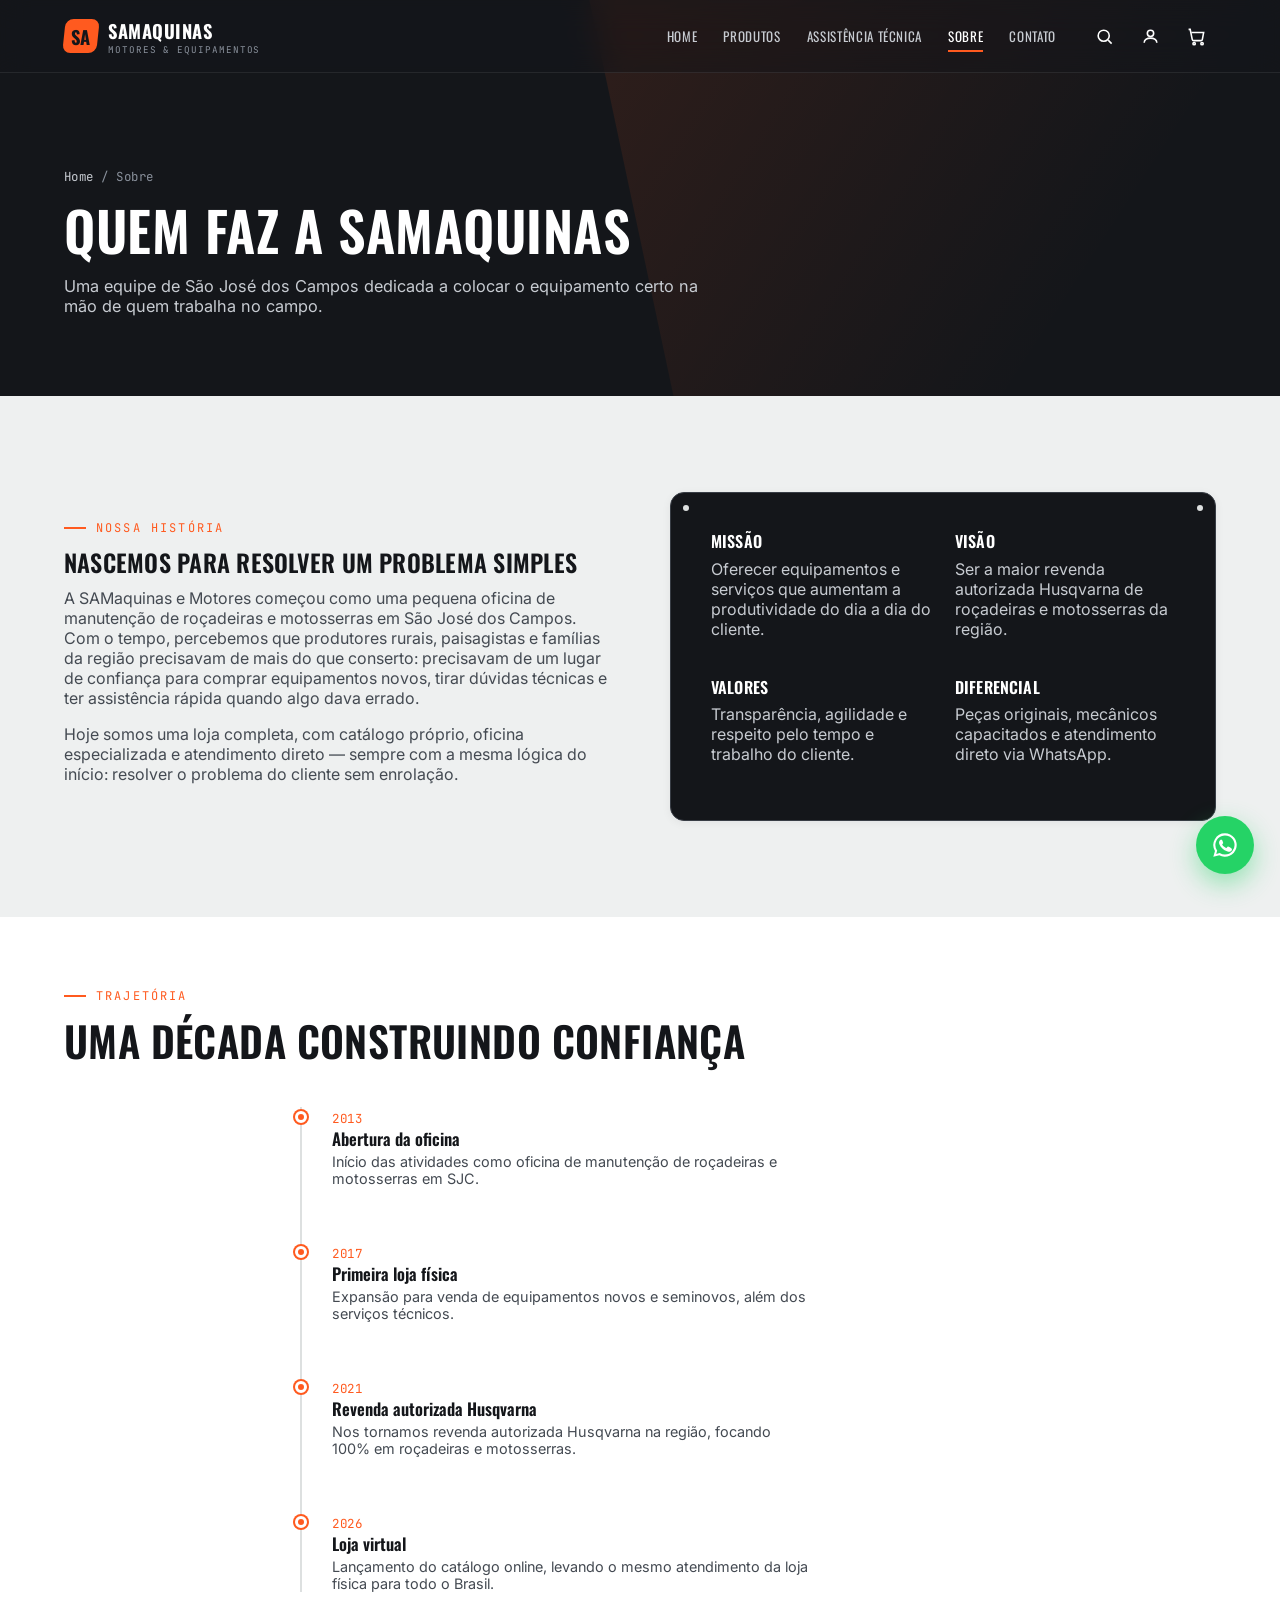
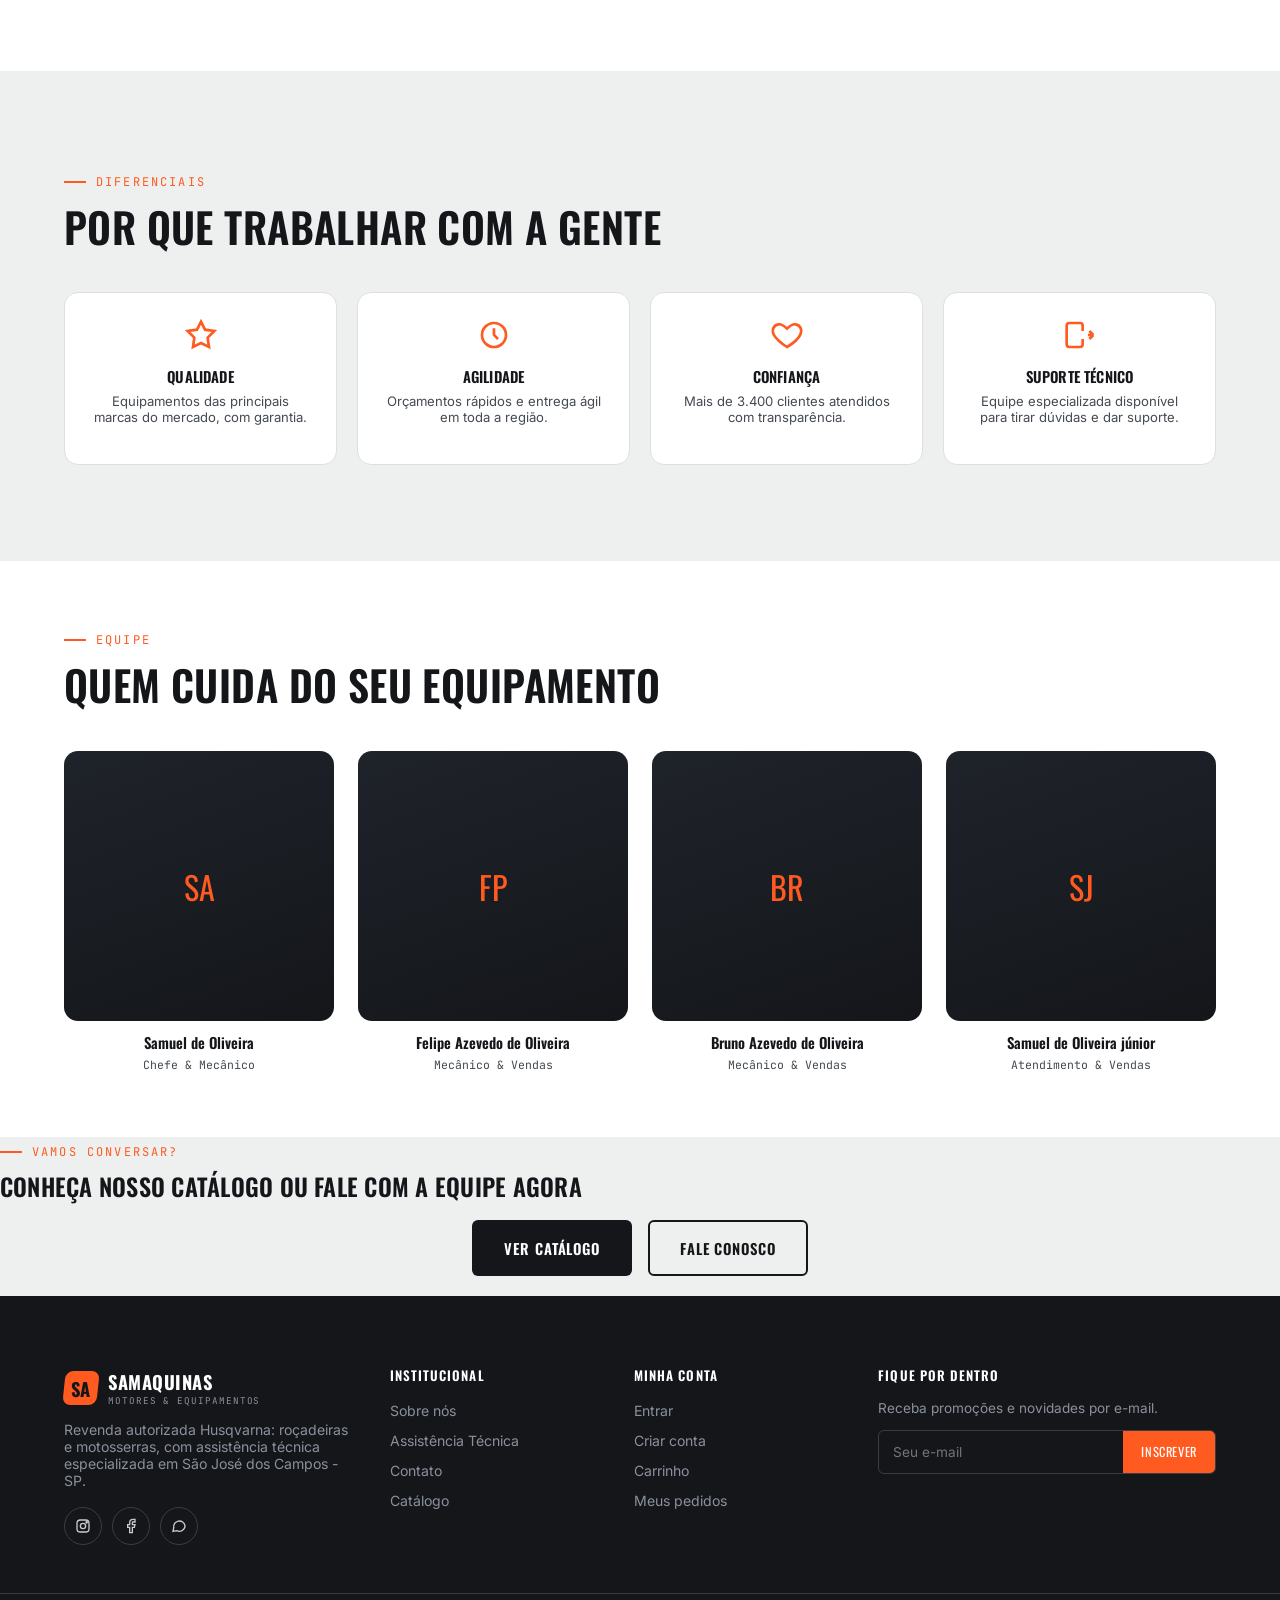
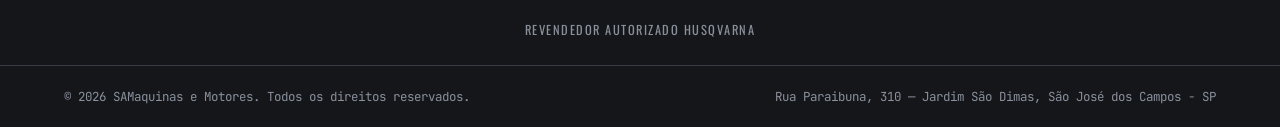
<file: pages/about.html>
<!DOCTYPE html>
<html lang="pt-BR">
<head>
<meta charset="UTF-8">
<meta name="viewport" content="width=device-width, initial-scale=1.0">
<title>Sobre Nós | Samaquinas e Motores</title>
<meta name="description" content="Conheça a história, missão, visão e valores da SAMaquinas e Motores em São José dos Campos - SP.">
<link rel="icon" href="data:image/svg+xml,<svg xmlns=%22http://www.w3.org/2000/svg%22 viewBox=%220 0 64 64%22><rect width=%2264%22 height=%2264%22 rx=%2214%22 fill=%22%23ff5a1f%22/><text x=%2232%22 y=%2244%22 font-size=%2234%22 font-family=%22Arial%22 font-weight=%22bold%22 fill=%22%2314161a%22 text-anchor=%22middle%22>SA</text></svg>">
<link rel="stylesheet" href="../css/style.css">
<link rel="stylesheet" href="../css/animations.css">
<link rel="stylesheet" href="../css/about.css">
<link rel="stylesheet" href="../css/responsive.css">
</head>
<body>

<header class="navbar">
  <div class="navbar-inner">
    <a href="../index.html" class="brand"><span class="mark"><span>SA</span></span><span>Samaquinas<small>Motores &amp; Equipamentos</small></span></a>
    <nav class="nav-links">
      <a href="../index.html">Home</a>
      <a href="products.html">Produtos</a>
      <a href="service.html">Assistência Técnica</a>
      <a href="about.html" class="active">Sobre</a>
      <a href="contact.html">Contato</a>
    </nav>
    <div class="nav-actions">
      <button class="icon-btn" data-open-search aria-label="Pesquisar"><svg viewBox="0 0 24 24" fill="none" stroke="currentColor" stroke-width="2"><circle cx="11" cy="11" r="7"/><path d="M21 21l-4.35-4.35"/></svg></button>
      <span data-auth-slot></span>
      <a href="cart.html" class="icon-btn" aria-label="Carrinho">
        <svg viewBox="0 0 24 24" fill="none" stroke="currentColor" stroke-width="2"><circle cx="9" cy="21" r="1.5"/><circle cx="19" cy="21" r="1.5"/><path d="M2 3h2l2.6 12.6a2 2 0 0 0 2 1.6h8.8a2 2 0 0 0 2-1.6L21 7H6"/></svg>
        <span class="badge-count" data-cart-count>0</span>
      </a>
    </div>
    <button class="nav-toggle" aria-label="Abrir menu"><span></span><span></span><span></span></button>
  </div>
</header>

<div class="search-overlay">
  <button class="search-close" aria-label="Fechar busca"><svg viewBox="0 0 24 24" fill="none" stroke="currentColor" stroke-width="2"><path d="M18 6 6 18M6 6l12 12"/></svg></button>
  <div class="search-box"><input type="text" placeholder="Buscar roçadeira, motosserra, marca..."><div class="search-results"></div><p class="search-hint">Dica: pressione ESC para fechar.</p></div>
</div>

<div class="page-header">
  <div class="page-header-inner">
    <div class="breadcrumbs"><a href="../index.html">Home</a> / Sobre</div>
    <h1>Quem faz a SAMaquinas</h1>
    <p class="lead">Uma equipe de São José dos Campos dedicada a colocar o equipamento certo na mão de quem trabalha no campo.</p>
  </div>
</div>

<section class="section">
  <div class="section-inner about-hero-grid">
    <div data-reveal="left">
      <span class="eyebrow">Nossa história</span>
      <h2>Nascemos para resolver um problema simples</h2>
      <p>A SAMaquinas e Motores começou como uma pequena oficina de manutenção de roçadeiras e motosserras em São José dos Campos. Com o tempo, percebemos que produtores rurais, paisagistas e famílias da região precisavam de mais do que conserto: precisavam de um lugar de confiança para comprar equipamentos novos, tirar dúvidas técnicas e ter assistência rápida quando algo dava errado.</p>
      <p>Hoje somos uma loja completa, com catálogo próprio, oficina especializada e atendimento direto — sempre com a mesma lógica do início: resolver o problema do cliente sem enrolação.</p>
    </div>
    <div class="plate" data-reveal="right">
      <div style="display:grid;grid-template-columns:1fr 1fr;gap:24px;">
        <div><h4>Missão</h4><p>Oferecer equipamentos e serviços que aumentam a produtividade do dia a dia do cliente.</p></div>
        <div><h4>Visão</h4><p>Ser a maior revenda autorizada Husqvarna de roçadeiras e motosserras da região.</p></div>
        <div><h4>Valores</h4><p>Transparência, agilidade e respeito pelo tempo e trabalho do cliente.</p></div>
        <div><h4>Diferencial</h4><p>Peças originais, mecânicos capacitados e atendimento direto via WhatsApp.</p></div>
      </div>
    </div>
  </div>
</section>

<section class="section tight" style="background:var(--white);">
  <div class="section-head" data-reveal>
    <div><span class="eyebrow">Trajetória</span><h2>Uma década construindo confiança</h2></div>
  </div>
  <div class="section-inner" style="max-width:680px;">
    <div class="timeline">
      <div class="timeline-item" data-reveal><span class="year">2013</span><h4>Abertura da oficina</h4><p>Início das atividades como oficina de manutenção de roçadeiras e motosserras em SJC.</p></div>
      <div class="timeline-item" data-reveal style="--d:80ms"><span class="year">2017</span><h4>Primeira loja física</h4><p>Expansão para venda de equipamentos novos e seminovos, além dos serviços técnicos.</p></div>
      <div class="timeline-item" data-reveal style="--d:160ms"><span class="year">2021</span><h4>Revenda autorizada Husqvarna</h4><p>Nos tornamos revenda autorizada Husqvarna na região, focando 100% em roçadeiras e motosserras.</p></div>
      <div class="timeline-item" data-reveal style="--d:240ms"><span class="year">2026</span><h4>Loja virtual</h4><p>Lançamento do catálogo online, levando o mesmo atendimento da loja física para todo o Brasil.</p></div>
    </div>
  </div>
</section>

<section class="section">
  <div class="section-head" data-reveal>
    <div><span class="eyebrow">Diferenciais</span><h2>Por que trabalhar com a gente</h2></div>
  </div>
  <div class="section-inner values-grid">
    <div class="value-card" data-reveal><svg viewBox="0 0 24 24" fill="none" stroke="currentColor" stroke-width="2"><path d="M12 2l3 6 7 1-5 5 1 7-6-3-6 3 1-7-5-5 7-1 3-6z"/></svg><h4>Qualidade</h4><p>Equipamentos das principais marcas do mercado, com garantia.</p></div>
    <div class="value-card" data-reveal style="--d:80ms"><svg viewBox="0 0 24 24" fill="none" stroke="currentColor" stroke-width="2"><circle cx="12" cy="12" r="9"/><path d="M12 7v5l3 3"/></svg><h4>Agilidade</h4><p>Orçamentos rápidos e entrega ágil em toda a região.</p></div>
    <div class="value-card" data-reveal style="--d:160ms"><svg viewBox="0 0 24 24" fill="none" stroke="currentColor" stroke-width="2"><path d="M12 21s-7.5-4.9-10-9.3C.4 8 2 4.5 5.6 4c2-.3 3.8.7 6.4 3.2C14.6 4.7 16.4 3.7 18.4 4c3.6.5 5.2 4 3.6 7.7C20 16.1 12 21 12 21z"/></svg><h4>Confiança</h4><p>Mais de 3.400 clientes atendidos com transparência.</p></div>
    <div class="value-card" data-reveal style="--d:240ms"><svg viewBox="0 0 24 24" fill="none" stroke="currentColor" stroke-width="2"><path d="M14 9V5a2 2 0 0 0-2-2H4a2 2 0 0 0-2 2v14a2 2 0 0 0 2 2h8a2 2 0 0 0 2-2v-4M18 12h4m0 0-3-3m3 3-3 3"/></svg><h4>Suporte técnico</h4><p>Equipe especializada disponível para tirar dúvidas e dar suporte.</p></div>
  </div>
</section>

<section class="section tight" style="background:var(--white);">
  <div class="section-head" data-reveal>
    <div><span class="eyebrow">Equipe</span><h2>Quem cuida do seu equipamento</h2></div>
  </div>
  <div class="section-inner team-grid">
    <div class="team-card" data-reveal><div class="team-avatar">SA</div><h4>Samuel de Oliveira</h4><span>Chefe &amp; Mecânico</span></div>
    <div class="team-card" data-reveal style="--d:80ms"><div class="team-avatar">FP</div><h4>Felipe Azevedo de Oliveira</h4><span>Mecânico &amp; Vendas</span></div>
    <div class="team-card" data-reveal style="--d:160ms"><div class="team-avatar">BR</div><h4>Bruno Azevedo de Oliveira</h4><span>Mecânico &amp; Vendas</span></div>
    <div class="team-card" data-reveal style="--d:240ms"><div class="team-avatar">SJ</div><h4>Samuel de Oliveira júnior</h4><span>Atendimento &amp; Vendas</span></div>
  </div>
</section>

<section class="cta-final" data-reveal="scale">
  <span class="eyebrow" style="justify-content:center;">Vamos conversar?</span>
  <h2>Conheça nosso catálogo ou fale com a equipe agora</h2>
  <div class="btn-row" style="display:flex;gap:16px;justify-content:center;flex-wrap:wrap;margin-top:20px;">
    <a href="products.html" class="btn btn-dark">Ver catálogo</a>
    <a href="contact.html" class="btn btn-outline dark">Fale conosco</a>
  </div>
</section>
<br>

<footer class="site-footer">
  <div class="footer-grid">
    <div class="footer-about">
      <a href="../index.html" class="brand" style="margin-bottom:14px;"><span class="mark"><span>SA</span></span><span>SAMaquinas<small>Motores &amp; Equipamentos</small></span></a>
      <p>Revenda autorizada Husqvarna: roçadeiras e motosserras, com assistência técnica especializada em São José dos Campos - SP.</p>
      <div class="social-row">
        <a href="#" aria-label="Instagram"><svg viewBox="0 0 24 24" fill="none" stroke="currentColor" stroke-width="2"><rect x="3" y="3" width="18" height="18" rx="5"/><circle cx="12" cy="12" r="4"/><circle cx="17.5" cy="6.5" r="1"/></svg></a>
        <a href="#" aria-label="Facebook"><svg viewBox="0 0 24 24" fill="none" stroke="currentColor" stroke-width="2"><path d="M18 2h-3a5 5 0 0 0-5 5v3H7v4h3v8h4v-8h3l1-4h-4V7a1 1 0 0 1 1-1h3z"/></svg></a>
        <a href="https://wa.me/5512974024933" target="_blank" rel="noopener" aria-label="WhatsApp"><svg viewBox="0 0 24 24" fill="none" stroke="currentColor" stroke-width="2"><path d="M21 11.5a8.5 8.5 0 0 1-12.4 7.5L3 20l1.1-5.4A8.5 8.5 0 1 1 21 11.5Z"/></svg></a>
      </div>
    </div>
    <div><h4>Institucional</h4><ul><li><a href="about.html">Sobre nós</a></li><li><a href="service.html">Assistência Técnica</a></li><li><a href="contact.html">Contato</a></li><li><a href="products.html">Catálogo</a></li></ul></div>
    <div><h4>Minha conta</h4><ul><li><a href="login.html">Entrar</a></li><li><a href="register.html">Criar conta</a></li><li><a href="cart.html">Carrinho</a></li><li><a href="account.html">Meus pedidos</a></li></ul></div>
    <div class="footer-newsletter">
      <h4>Fique por dentro</h4>
      <p style="color:var(--steel);font-size:.85rem;">Receba promoções e novidades por e-mail.</p>
      <form class="newsletter-form" onsubmit="event.preventDefault(); saToast('Inscrição realizada com sucesso!'); this.reset();"><input type="email" placeholder="Seu e-mail" required><button type="submit">Inscrever</button></form>
    </div>
  </div>
  <div class="brands-strip"><span>Revendedor Autorizado Husqvarna</span></div>
  <div class="footer-bottom"><span>© <span data-year></span> SAMaquinas e Motores. Todos os direitos reservados.</span><span>Rua Paraibuna, 310 — Jardim São Dimas, São José dos Campos - SP</span></div>
</footer>

<a href="https://wa.me/5512974024933" target="_blank" rel="noopener" class="wa-float pulse" aria-label="Fale no WhatsApp">
  <svg viewBox="0 0 24 24" fill="currentColor"><path d="M12 2a10 10 0 0 0-8.6 15.1L2 22l5.1-1.3A10 10 0 1 0 12 2Zm0 18.2a8.2 8.2 0 0 1-4.2-1.1l-.3-.2-3 .8.8-2.9-.2-.3A8.2 8.2 0 1 1 12 20.2Zm4.5-6.1c-.2-.1-1.5-.7-1.7-.8-.2-.1-.4-.1-.6.1-.2.2-.6.8-.8 1-.1.2-.3.2-.5.1-.2-.1-1-.4-1.9-1.2-.7-.6-1.2-1.4-1.3-1.6-.1-.2 0-.4.1-.5.1-.1.2-.3.4-.4.1-.1.2-.2.2-.4.1-.2 0-.3 0-.4 0-.1-.6-1.5-.8-2-.2-.5-.4-.4-.6-.4h-.5c-.2 0-.5.1-.7.3-.2.2-.9.9-.9 2.2s1 2.6 1.1 2.7c.1.2 2 3 4.7 4.2.7.3 1.2.5 1.6.6.7.2 1.3.2 1.8.1.5-.1 1.5-.6 1.7-1.2.2-.6.2-1.1.2-1.2-.1-.1-.3-.2-.5-.3Z"/></svg>
</a>

<script src="../js/data.js"></script>
<script src="../js/main.js"></script>
<script src="../js/animations.js"></script>
<script src="../js/products.js"></script>
<script src="../js/auth.js"></script>
</body>
</html>
</file>
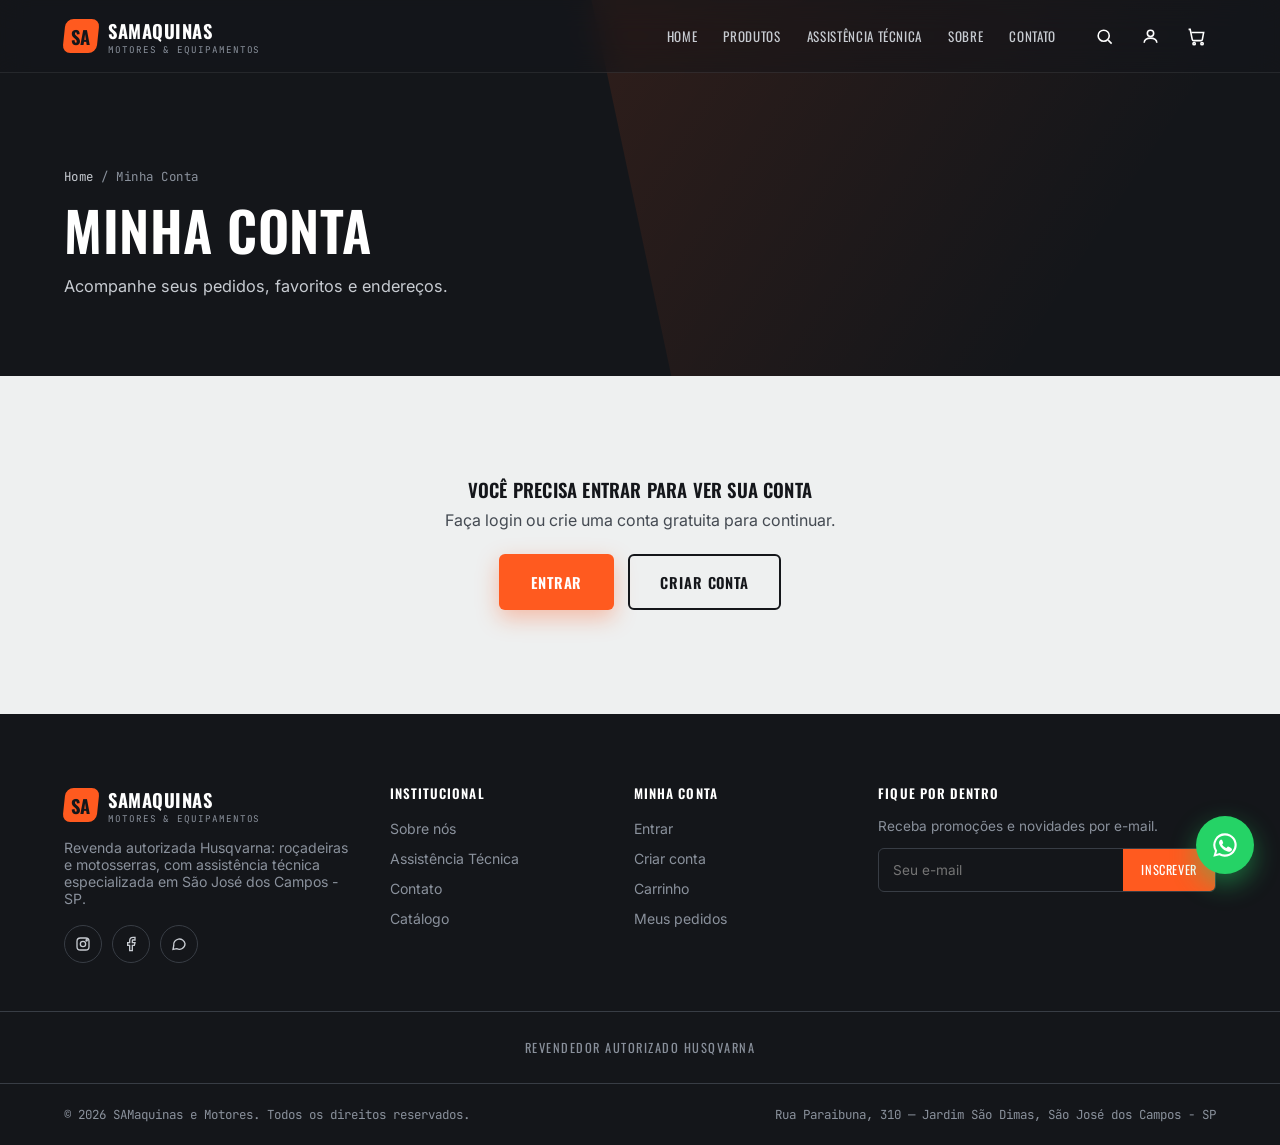
<file: pages/account.html>
<!DOCTYPE html>
<html lang="pt-BR">
<head>
<meta charset="UTF-8">
<meta name="viewport" content="width=device-width, initial-scale=1.0">
<title>Minha Conta | Samaquinas e Motores</title>
<meta name="description" content="Área do cliente da SAMaquinas e Motores: pedidos, favoritos e endereços.">
<link rel="icon" href="data:image/svg+xml,<svg xmlns=%22http://www.w3.org/2000/svg%22 viewBox=%220 0 64 64%22><rect width=%2264%22 height=%2264%22 rx=%2214%22 fill=%22%23ff5a1f%22/><text x=%2232%22 y=%2244%22 font-size=%2234%22 font-family=%22Arial%22 font-weight=%22bold%22 fill=%22%2314161a%22 text-anchor=%22middle%22>SA</text></svg>">
<link rel="stylesheet" href="../css/style.css">
<link rel="stylesheet" href="../css/animations.css">
<link rel="stylesheet" href="../css/account.css">
<link rel="stylesheet" href="../css/responsive.css">
</head>
<body>

<header class="navbar">
  <div class="navbar-inner">
    <a href="../index.html" class="brand"><span class="mark"><span>SA</span></span><span>Samaquinas<small>Motores &amp; Equipamentos</small></span></a>
    <nav class="nav-links">
      <a href="../index.html">Home</a>
      <a href="products.html">Produtos</a>
      <a href="service.html">Assistência Técnica</a>
      <a href="about.html">Sobre</a>
      <a href="contact.html">Contato</a>
    </nav>
    <div class="nav-actions">
      <button class="icon-btn" data-open-search aria-label="Pesquisar"><svg viewBox="0 0 24 24" fill="none" stroke="currentColor" stroke-width="2"><circle cx="11" cy="11" r="7"/><path d="M21 21l-4.35-4.35"/></svg></button>
      <span data-auth-slot></span>
      <a href="cart.html" class="icon-btn" aria-label="Carrinho">
        <svg viewBox="0 0 24 24" fill="none" stroke="currentColor" stroke-width="2"><circle cx="9" cy="21" r="1.5"/><circle cx="19" cy="21" r="1.5"/><path d="M2 3h2l2.6 12.6a2 2 0 0 0 2 1.6h8.8a2 2 0 0 0 2-1.6L21 7H6"/></svg>
        <span class="badge-count" data-cart-count>0</span>
      </a>
    </div>
    <button class="nav-toggle" aria-label="Abrir menu"><span></span><span></span><span></span></button>
  </div>
</header>

<div class="search-overlay">
  <button class="search-close" aria-label="Fechar busca"><svg viewBox="0 0 24 24" fill="none" stroke="currentColor" stroke-width="2"><path d="M18 6 6 18M6 6l12 12"/></svg></button>
  <div class="search-box"><input type="text" placeholder="Buscar roçadeira, motosserra, marca..."><div class="search-results"></div><p class="search-hint">Dica: pressione ESC para fechar.</p></div>
</div>

<div class="page-header">
  <div class="page-header-inner">
    <div class="breadcrumbs"><a href="../index.html">Home</a> / Minha Conta</div>
    <h1 id="greetingTitle">Olá!</h1>
    <p class="lead">Acompanhe seus pedidos, favoritos e endereços.</p>
  </div>
</div>

<section class="section tight" id="accountLoggedOut" style="display:none;">
  <div class="section-inner" style="text-align:center;padding:40px 0;">
    <h3>Você precisa entrar para ver sua conta</h3>
    <p style="color:var(--text-body);margin-bottom:24px;">Faça login ou crie uma conta gratuita para continuar.</p>
    <div style="display:flex;gap:14px;justify-content:center;">
      <a href="login.html" class="btn btn-primary">Entrar</a>
      <a href="register.html" class="btn btn-outline dark">Criar conta</a>
    </div>
  </div>
</section>

<section class="section tight" id="accountRoot">
  <div class="section-inner account-layout">
    <aside class="account-side">
      <div class="account-user">
        <div class="account-avatar" id="avatarInitials">--</div>
        <div><b id="userFullName">—</b><span id="userEmail">—</span></div>
      </div>
      <nav class="account-nav">
        <a href="#" data-panel-link="orders" class="active"><svg viewBox="0 0 24 24" fill="none" stroke="currentColor" stroke-width="2"><path d="M6 2 3 6v14a2 2 0 0 0 2 2h14a2 2 0 0 0 2-2V6l-3-4z"/><path d="M3 6h18M16 10a4 4 0 0 1-8 0"/></svg> Meus pedidos</a>
        <a href="#" data-panel-link="favorites"><svg viewBox="0 0 24 24" fill="none" stroke="currentColor" stroke-width="2"><path d="M12 21s-7.5-4.9-10-9.3C.4 8 2 4.5 5.6 4c2-.3 3.8.7 6.4 3.2C14.6 4.7 16.4 3.7 18.4 4c3.6.5 5.2 4 3.6 7.7C20 16.1 12 21 12 21z"/></svg> Favoritos</a>
        <a href="#" data-panel-link="addresses"><svg viewBox="0 0 24 24" fill="none" stroke="currentColor" stroke-width="2"><path d="M21 10c0 6-9 12-9 12s-9-6-9-12a9 9 0 0 1 18 0z"/><circle cx="12" cy="10" r="3"/></svg> Endereços</a>
        <button id="logoutBtn"><svg viewBox="0 0 24 24" fill="none" stroke="currentColor" stroke-width="2"><path d="M9 21H5a2 2 0 0 1-2-2V5a2 2 0 0 1 2-2h4M16 17l5-5-5-5M21 12H9"/></svg> Sair</button>
      </nav>
    </aside>

    <div>
      <div class="account-panel active" data-panel="orders">
        <h3 style="margin-bottom:20px;">Meus pedidos</h3>
        <div id="ordersList"></div>
      </div>

      <div class="account-panel" data-panel="favorites">
        <h3 style="margin-bottom:20px;">Meus favoritos</h3>
        <div class="grid cols-3" id="favoritesGrid"></div>
      </div>

      <div class="account-panel" data-panel="addresses">
        <h3 style="margin-bottom:20px;">Meus endereços</h3>
        <div class="address-card">
          <span class="address-tag">Principal</span>
          <b id="addrName">—</b>
          <p>Rua Paraibuna, 310 — Jardim São Dimas<br>São José dos Campos - SP, 12245-030</p>
        </div>
        <p style="color:var(--text-body);font-size:.85rem;">Endereço de exemplo — em uma loja real, o cliente poderia cadastrar múltiplos endereços de entrega.</p>
      </div>
    </div>
  </div>
</section>

<footer class="site-footer">
  <div class="footer-grid">
    <div class="footer-about">
      <a href="../index.html" class="brand" style="margin-bottom:14px;"><span class="mark"><span>SA</span></span><span>SAMaquinas<small>Motores &amp; Equipamentos</small></span></a>
      <p>Revenda autorizada Husqvarna: roçadeiras e motosserras, com assistência técnica especializada em São José dos Campos - SP.</p>
      <div class="social-row">
        <a href="#" aria-label="Instagram"><svg viewBox="0 0 24 24" fill="none" stroke="currentColor" stroke-width="2"><rect x="3" y="3" width="18" height="18" rx="5"/><circle cx="12" cy="12" r="4"/><circle cx="17.5" cy="6.5" r="1"/></svg></a>
        <a href="#" aria-label="Facebook"><svg viewBox="0 0 24 24" fill="none" stroke="currentColor" stroke-width="2"><path d="M18 2h-3a5 5 0 0 0-5 5v3H7v4h3v8h4v-8h3l1-4h-4V7a1 1 0 0 1 1-1h3z"/></svg></a>
        <a href="https://wa.me/5512974024933" target="_blank" rel="noopener" aria-label="WhatsApp"><svg viewBox="0 0 24 24" fill="none" stroke="currentColor" stroke-width="2"><path d="M21 11.5a8.5 8.5 0 0 1-12.4 7.5L3 20l1.1-5.4A8.5 8.5 0 1 1 21 11.5Z"/></svg></a>
      </div>
    </div>
    <div><h4>Institucional</h4><ul><li><a href="about.html">Sobre nós</a></li><li><a href="service.html">Assistência Técnica</a></li><li><a href="contact.html">Contato</a></li><li><a href="products.html">Catálogo</a></li></ul></div>
    <div><h4>Minha conta</h4><ul><li><a href="login.html">Entrar</a></li><li><a href="register.html">Criar conta</a></li><li><a href="cart.html">Carrinho</a></li><li><a href="account.html">Meus pedidos</a></li></ul></div>
    <div class="footer-newsletter">
      <h4>Fique por dentro</h4>
      <p style="color:var(--steel);font-size:.85rem;">Receba promoções e novidades por e-mail.</p>
      <form class="newsletter-form" onsubmit="event.preventDefault(); saToast('Inscrição realizada com sucesso!'); this.reset();"><input type="email" placeholder="Seu e-mail" required><button type="submit">Inscrever</button></form>
    </div>
  </div>
  <div class="brands-strip"><span>Revendedor Autorizado Husqvarna</span></div>
  <div class="footer-bottom"><span>© <span data-year></span> SAMaquinas e Motores. Todos os direitos reservados.</span><span>Rua Paraibuna, 310 — Jardim São Dimas, São José dos Campos - SP</span></div>
</footer>

<a href="https://wa.me/5512974024933" target="_blank" rel="noopener" class="wa-float pulse" aria-label="Fale no WhatsApp">
  <svg viewBox="0 0 24 24" fill="currentColor"><path d="M12 2a10 10 0 0 0-8.6 15.1L2 22l5.1-1.3A10 10 0 1 0 12 2Zm0 18.2a8.2 8.2 0 0 1-4.2-1.1l-.3-.2-3 .8.8-2.9-.2-.3A8.2 8.2 0 1 1 12 20.2Zm4.5-6.1c-.2-.1-1.5-.7-1.7-.8-.2-.1-.4-.1-.6.1-.2.2-.6.8-.8 1-.1.2-.3.2-.5.1-.2-.1-1-.4-1.9-1.2-.7-.6-1.2-1.4-1.3-1.6-.1-.2 0-.4.1-.5.1-.1.2-.3.4-.4.1-.1.2-.2.2-.4.1-.2 0-.3 0-.4 0-.1-.6-1.5-.8-2-.2-.5-.4-.4-.6-.4h-.5c-.2 0-.5.1-.7.3-.2.2-.9.9-.9 2.2s1 2.6 1.1 2.7c.1.2 2 3 4.7 4.2.7.3 1.2.5 1.6.6.7.2 1.3.2 1.8.1.5-.1 1.5-.6 1.7-1.2.2-.6.2-1.1.2-1.2-.1-.1-.3-.2-.5-.3Z"/></svg>
</a>

<script src="../js/data.js"></script>
<script src="../js/main.js"></script>
<script src="../js/animations.js"></script>
<script src="../js/products.js"></script>
<script src="../js/auth.js"></script>
<script src="../js/account.js"></script>
</body>
</html>
</file>
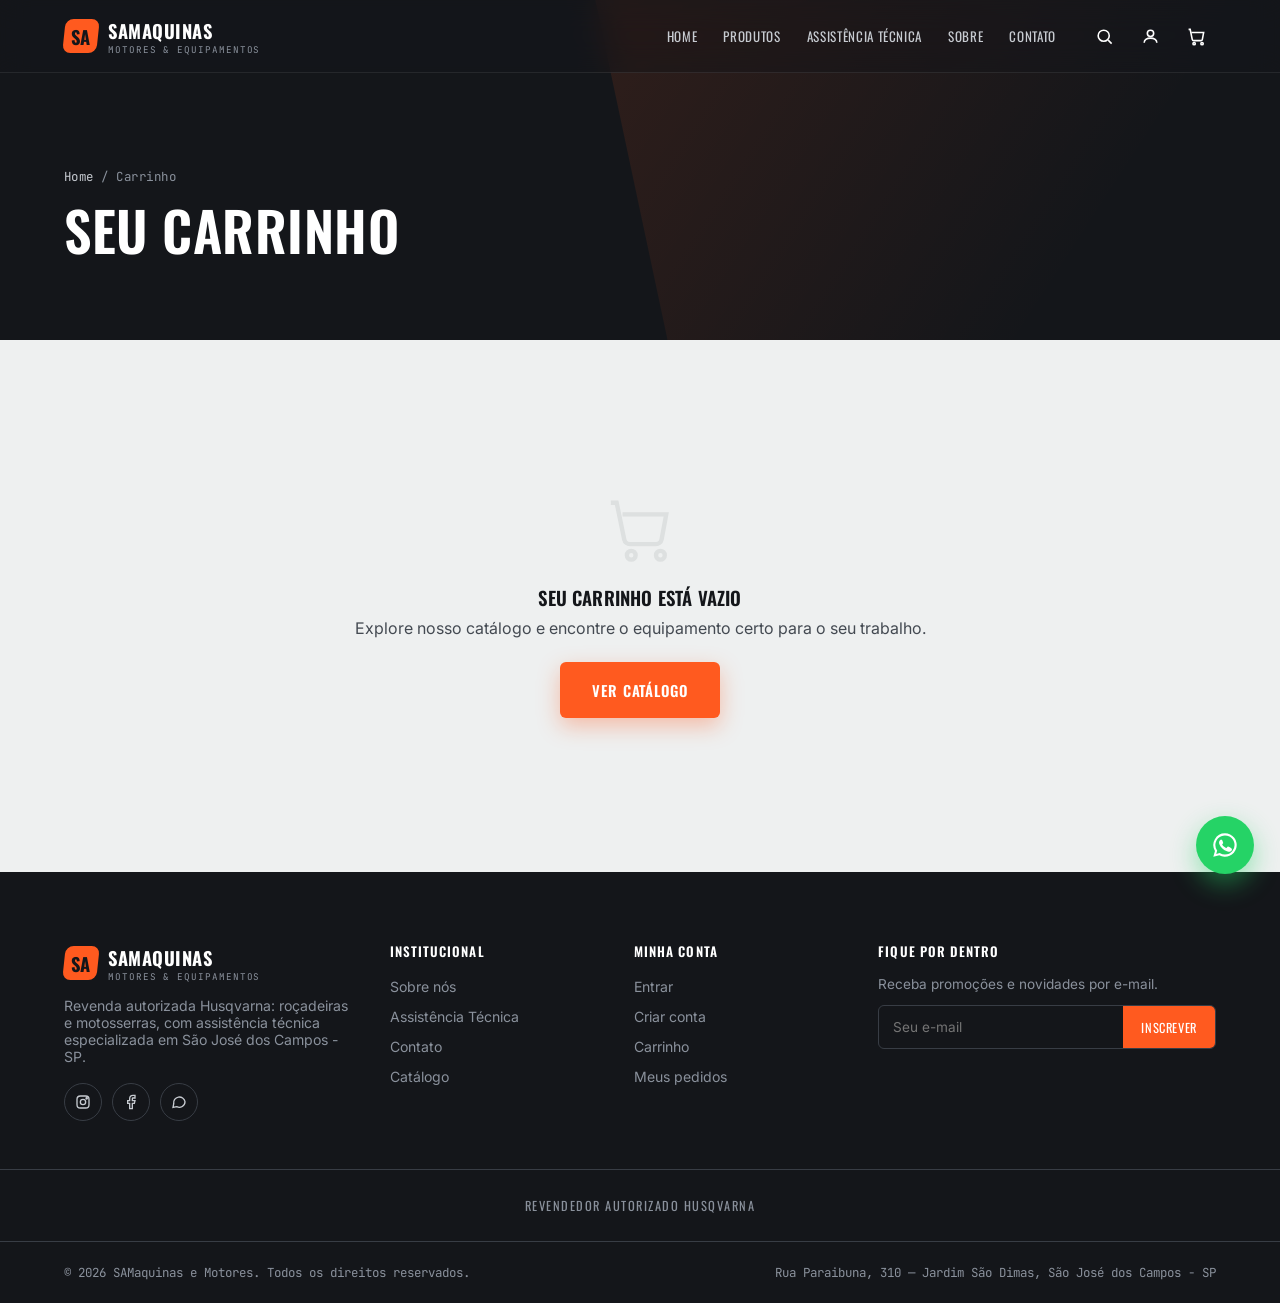
<file: pages/cart.html>
<!DOCTYPE html>
<html lang="pt-BR">
<head>
<meta charset="UTF-8">
<meta name="viewport" content="width=device-width, initial-scale=1.0">
<title>Carrinho | Samaquinas e Motores</title>
<meta name="description" content="Revise seu carrinho de compras na SAMaquinas e Motores.">
<link rel="icon" href="data:image/svg+xml,<svg xmlns=%22http://www.w3.org/2000/svg%22 viewBox=%220 0 64 64%22><rect width=%2264%22 height=%2264%22 rx=%2214%22 fill=%22%23ff5a1f%22/><text x=%2232%22 y=%2244%22 font-size=%2234%22 font-family=%22Arial%22 font-weight=%22bold%22 fill=%22%2314161a%22 text-anchor=%22middle%22>SA</text></svg>">
<link rel="stylesheet" href="../css/style.css">
<link rel="stylesheet" href="../css/animations.css">
<link rel="stylesheet" href="../css/cart.css">
<link rel="stylesheet" href="../css/responsive.css">
</head>
<body>

<header class="navbar">
  <div class="navbar-inner">
    <a href="../index.html" class="brand"><span class="mark"><span>SA</span></span><span>Samaquinas<small>Motores &amp; Equipamentos</small></span></a>
    <nav class="nav-links">
      <a href="../index.html">Home</a>
      <a href="products.html">Produtos</a>
      <a href="service.html">Assistência Técnica</a>
      <a href="about.html">Sobre</a>
      <a href="contact.html">Contato</a>
    </nav>
    <div class="nav-actions">
      <button class="icon-btn" data-open-search aria-label="Pesquisar"><svg viewBox="0 0 24 24" fill="none" stroke="currentColor" stroke-width="2"><circle cx="11" cy="11" r="7"/><path d="M21 21l-4.35-4.35"/></svg></button>
      <span data-auth-slot></span>
      <a href="cart.html" class="icon-btn active" aria-label="Carrinho">
        <svg viewBox="0 0 24 24" fill="none" stroke="currentColor" stroke-width="2"><circle cx="9" cy="21" r="1.5"/><circle cx="19" cy="21" r="1.5"/><path d="M2 3h2l2.6 12.6a2 2 0 0 0 2 1.6h8.8a2 2 0 0 0 2-1.6L21 7H6"/></svg>
        <span class="badge-count" data-cart-count>0</span>
      </a>
    </div>
    <button class="nav-toggle" aria-label="Abrir menu"><span></span><span></span><span></span></button>
  </div>
</header>

<div class="search-overlay">
  <button class="search-close" aria-label="Fechar busca"><svg viewBox="0 0 24 24" fill="none" stroke="currentColor" stroke-width="2"><path d="M18 6 6 18M6 6l12 12"/></svg></button>
  <div class="search-box"><input type="text" placeholder="Buscar roçadeira, motosserra, marca..."><div class="search-results"></div><p class="search-hint">Dica: pressione ESC para fechar.</p></div>
</div>

<div class="page-header">
  <div class="page-header-inner">
    <div class="breadcrumbs"><a href="../index.html">Home</a> / Carrinho</div>
    <h1>Seu carrinho</h1>
  </div>
</div>

<section class="section tight">
  <div class="section-inner" id="cartRoot"></div>
</section>

<footer class="site-footer">
  <div class="footer-grid">
    <div class="footer-about">
      <a href="../index.html" class="brand" style="margin-bottom:14px;"><span class="mark"><span>SA</span></span><span>SAMaquinas<small>Motores &amp; Equipamentos</small></span></a>
      <p>Revenda autorizada Husqvarna: roçadeiras e motosserras, com assistência técnica especializada em São José dos Campos - SP.</p>
      <div class="social-row">
        <a href="#" aria-label="Instagram"><svg viewBox="0 0 24 24" fill="none" stroke="currentColor" stroke-width="2"><rect x="3" y="3" width="18" height="18" rx="5"/><circle cx="12" cy="12" r="4"/><circle cx="17.5" cy="6.5" r="1"/></svg></a>
        <a href="#" aria-label="Facebook"><svg viewBox="0 0 24 24" fill="none" stroke="currentColor" stroke-width="2"><path d="M18 2h-3a5 5 0 0 0-5 5v3H7v4h3v8h4v-8h3l1-4h-4V7a1 1 0 0 1 1-1h3z"/></svg></a>
        <a href="https://wa.me/5512974024933" target="_blank" rel="noopener" aria-label="WhatsApp"><svg viewBox="0 0 24 24" fill="none" stroke="currentColor" stroke-width="2"><path d="M21 11.5a8.5 8.5 0 0 1-12.4 7.5L3 20l1.1-5.4A8.5 8.5 0 1 1 21 11.5Z"/></svg></a>
      </div>
    </div>
    <div><h4>Institucional</h4><ul><li><a href="about.html">Sobre nós</a></li><li><a href="service.html">Assistência Técnica</a></li><li><a href="contact.html">Contato</a></li><li><a href="products.html">Catálogo</a></li></ul></div>
    <div><h4>Minha conta</h4><ul><li><a href="login.html">Entrar</a></li><li><a href="register.html">Criar conta</a></li><li><a href="cart.html">Carrinho</a></li><li><a href="account.html">Meus pedidos</a></li></ul></div>
    <div class="footer-newsletter">
      <h4>Fique por dentro</h4>
      <p style="color:var(--steel);font-size:.85rem;">Receba promoções e novidades por e-mail.</p>
      <form class="newsletter-form" onsubmit="event.preventDefault(); saToast('Inscrição realizada com sucesso!'); this.reset();"><input type="email" placeholder="Seu e-mail" required><button type="submit">Inscrever</button></form>
    </div>
  </div>
  <div class="brands-strip"><span>Revendedor Autorizado Husqvarna</span></div>
  <div class="footer-bottom"><span>© <span data-year></span> SAMaquinas e Motores. Todos os direitos reservados.</span><span>Rua Paraibuna, 310 — Jardim São Dimas, São José dos Campos - SP</span></div>
</footer>

<a href="https://wa.me/5512974024933" target="_blank" rel="noopener" class="wa-float pulse" aria-label="Fale no WhatsApp">
  <svg viewBox="0 0 24 24" fill="currentColor"><path d="M12 2a10 10 0 0 0-8.6 15.1L2 22l5.1-1.3A10 10 0 1 0 12 2Zm0 18.2a8.2 8.2 0 0 1-4.2-1.1l-.3-.2-3 .8.8-2.9-.2-.3A8.2 8.2 0 1 1 12 20.2Zm4.5-6.1c-.2-.1-1.5-.7-1.7-.8-.2-.1-.4-.1-.6.1-.2.2-.6.8-.8 1-.1.2-.3.2-.5.1-.2-.1-1-.4-1.9-1.2-.7-.6-1.2-1.4-1.3-1.6-.1-.2 0-.4.1-.5.1-.1.2-.3.4-.4.1-.1.2-.2.2-.4.1-.2 0-.3 0-.4 0-.1-.6-1.5-.8-2-.2-.5-.4-.4-.6-.4h-.5c-.2 0-.5.1-.7.3-.2.2-.9.9-.9 2.2s1 2.6 1.1 2.7c.1.2 2 3 4.7 4.2.7.3 1.2.5 1.6.6.7.2 1.3.2 1.8.1.5-.1 1.5-.6 1.7-1.2.2-.6.2-1.1.2-1.2-.1-.1-.3-.2-.5-.3Z"/></svg>
</a>

<script src="../js/data.js"></script>
<script src="../js/main.js"></script>
<script src="../js/animations.js"></script>
<script src="../js/products.js"></script>
<script src="../js/auth.js"></script>
<script src="../js/cart-page.js"></script>
</body>
</html>
</file>
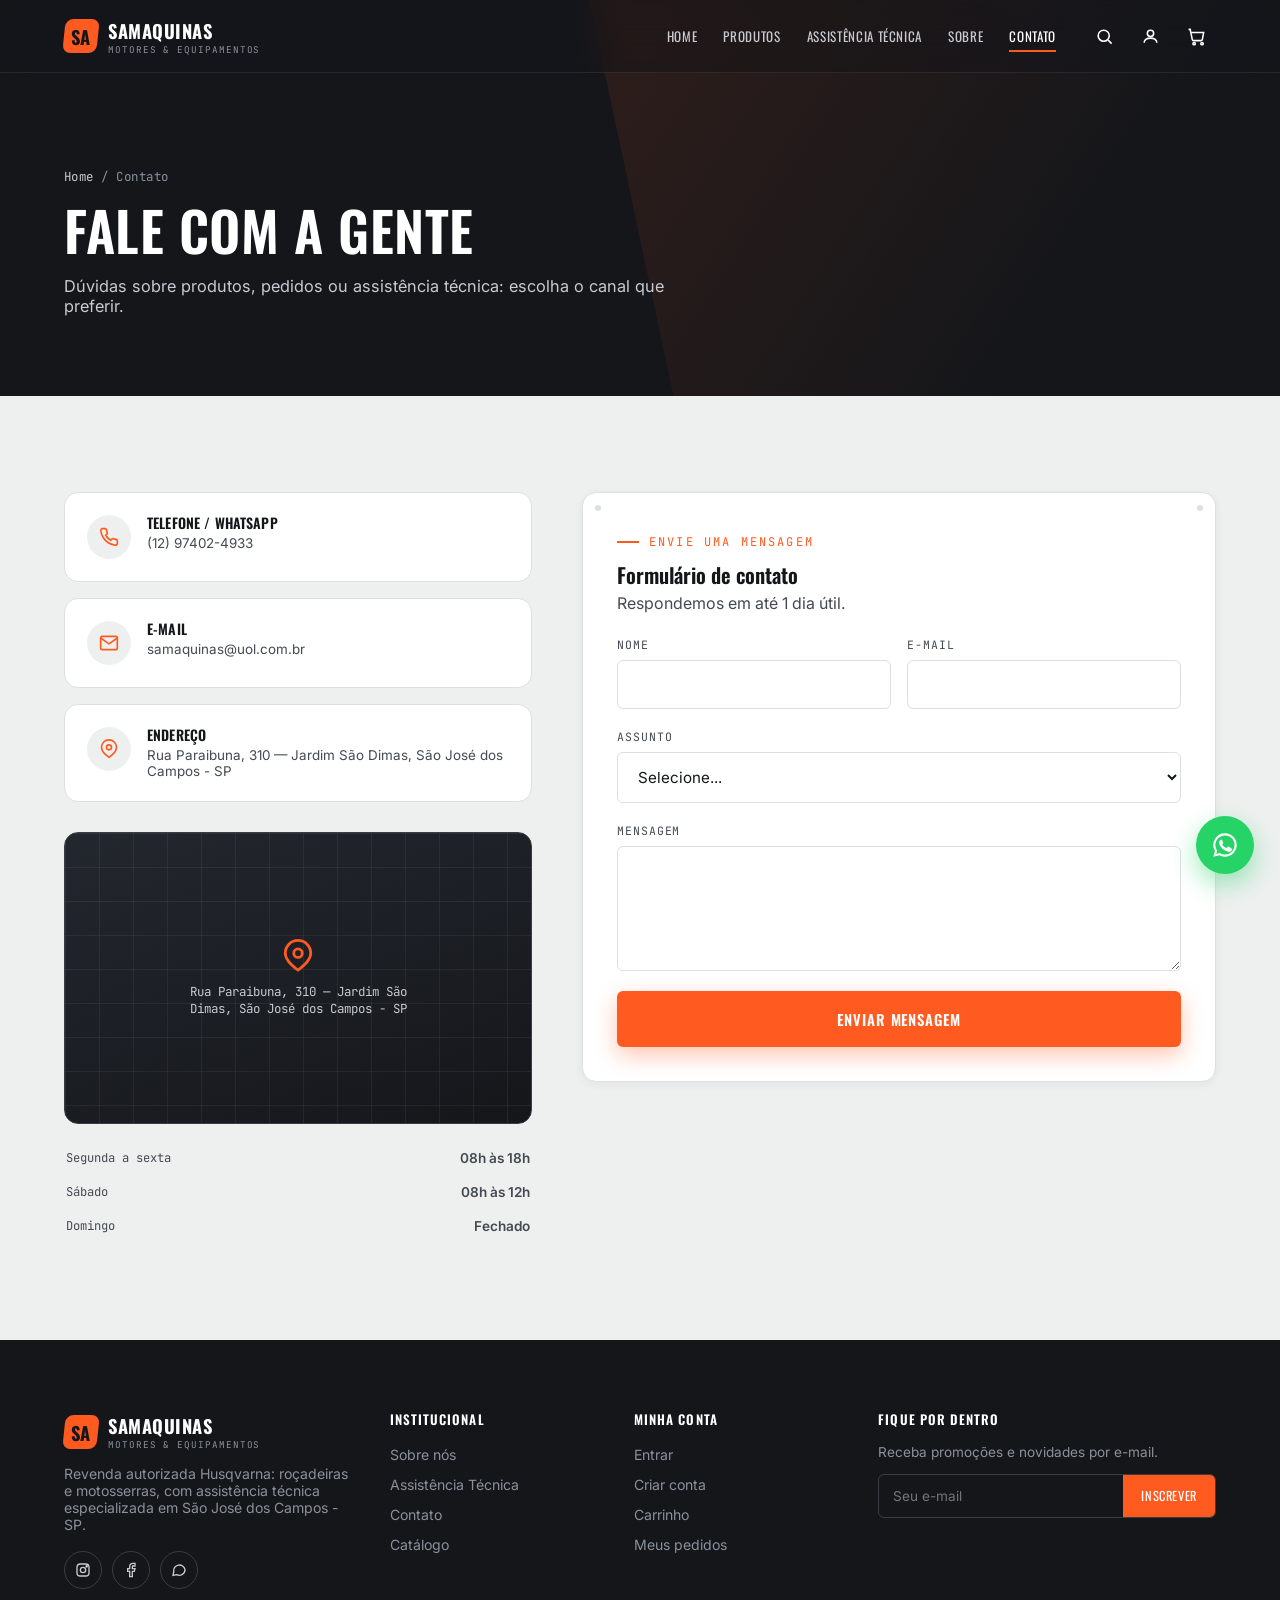
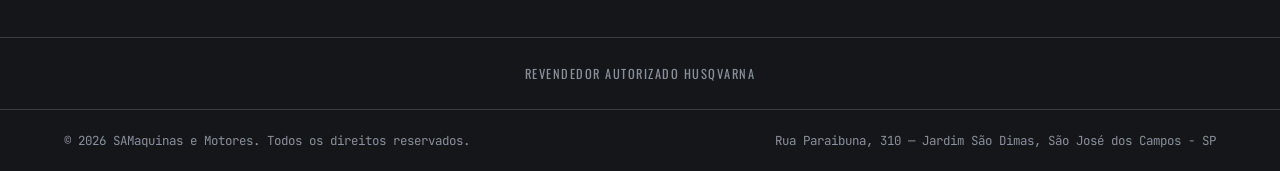
<file: pages/contact.html>
<!DOCTYPE html>
<html lang="pt-BR">
<head>
<meta charset="UTF-8">
<meta name="viewport" content="width=device-width, initial-scale=1.0">
<title>Contato | Samaquinas e Motores</title>
<meta name="description" content="Entre em contato com a SAMaquinas e Motores em São José dos Campos - SP.">
<link rel="icon" href="data:image/svg+xml,<svg xmlns=%22http://www.w3.org/2000/svg%22 viewBox=%220 0 64 64%22><rect width=%2264%22 height=%2264%22 rx=%2214%22 fill=%22%23ff5a1f%22/><text x=%2232%22 y=%2244%22 font-size=%2234%22 font-family=%22Arial%22 font-weight=%22bold%22 fill=%22%2314161a%22 text-anchor=%22middle%22>SA</text></svg>">
<link rel="stylesheet" href="../css/style.css">
<link rel="stylesheet" href="../css/animations.css">
<link rel="stylesheet" href="../css/contact.css">
<link rel="stylesheet" href="../css/responsive.css">
</head>
<body>

<header class="navbar">
  <div class="navbar-inner">
    <a href="../index.html" class="brand"><span class="mark"><span>SA</span></span><span>Samaquinas<small>Motores &amp; Equipamentos</small></span></a>
    <nav class="nav-links">
      <a href="../index.html">Home</a>
      <a href="products.html">Produtos</a>
      <a href="service.html">Assistência Técnica</a>
      <a href="about.html">Sobre</a>
      <a href="contact.html" class="active">Contato</a>
    </nav>
    <div class="nav-actions">
      <button class="icon-btn" data-open-search aria-label="Pesquisar"><svg viewBox="0 0 24 24" fill="none" stroke="currentColor" stroke-width="2"><circle cx="11" cy="11" r="7"/><path d="M21 21l-4.35-4.35"/></svg></button>
      <span data-auth-slot></span>
      <a href="cart.html" class="icon-btn" aria-label="Carrinho">
        <svg viewBox="0 0 24 24" fill="none" stroke="currentColor" stroke-width="2"><circle cx="9" cy="21" r="1.5"/><circle cx="19" cy="21" r="1.5"/><path d="M2 3h2l2.6 12.6a2 2 0 0 0 2 1.6h8.8a2 2 0 0 0 2-1.6L21 7H6"/></svg>
        <span class="badge-count" data-cart-count>0</span>
      </a>
    </div>
    <button class="nav-toggle" aria-label="Abrir menu"><span></span><span></span><span></span></button>
  </div>
</header>

<div class="search-overlay">
  <button class="search-close" aria-label="Fechar busca"><svg viewBox="0 0 24 24" fill="none" stroke="currentColor" stroke-width="2"><path d="M18 6 6 18M6 6l12 12"/></svg></button>
  <div class="search-box"><input type="text" placeholder="Buscar roçadeira, motosserra, marca..."><div class="search-results"></div><p class="search-hint">Dica: pressione ESC para fechar.</p></div>
</div>

<div class="page-header">
  <div class="page-header-inner">
    <div class="breadcrumbs"><a href="../index.html">Home</a> / Contato</div>
    <h1>Fale com a gente</h1>
    <p class="lead">Dúvidas sobre produtos, pedidos ou assistência técnica: escolha o canal que preferir.</p>
  </div>
</div>

<section class="section">
  <div class="section-inner contact-layout">
    <div data-reveal="left">
      <div class="contact-cards">
        <div class="contact-card">
          <div class="ic"><svg viewBox="0 0 24 24" fill="none" stroke="currentColor" stroke-width="2"><path d="M22 16.92v3a2 2 0 0 1-2.18 2 19.8 19.8 0 0 1-8.63-3.07 19.5 19.5 0 0 1-6-6 19.8 19.8 0 0 1-3.07-8.67A2 2 0 0 1 4.11 2h3a2 2 0 0 1 2 1.72c.13.96.36 1.9.7 2.81a2 2 0 0 1-.45 2.11L8.09 9.91a16 16 0 0 0 6 6l1.27-1.27a2 2 0 0 1 2.11-.45c.9.34 1.85.57 2.81.7A2 2 0 0 1 22 16.92z"/></svg></div>
          <div><h4>Telefone / WhatsApp</h4><p>(12) 97402-4933</p></div>
        </div>
        <div class="contact-card">
          <div class="ic"><svg viewBox="0 0 24 24" fill="none" stroke="currentColor" stroke-width="2"><rect x="2" y="4" width="20" height="16" rx="2"/><path d="m22 6-10 7L2 6"/></svg></div>
          <div><h4>E-mail</h4><p>samaquinas@uol.com.br</p></div>
        </div>
        <div class="contact-card">
          <div class="ic"><svg viewBox="0 0 24 24" fill="none" stroke="currentColor" stroke-width="2"><path d="M21 10c0 6-9 12-9 12s-9-6-9-12a9 9 0 0 1 18 0z"/><circle cx="12" cy="10" r="3"/></svg></div>
          <div><h4>Endereço</h4><p>Rua Paraibuna, 310 — Jardim São Dimas, São José dos Campos - SP</p></div>
        </div>
      </div>

      <div class="map-placeholder">
        <div class="map-pin">
          <svg viewBox="0 0 24 24" fill="none" stroke="currentColor" stroke-width="2"><path d="M21 10c0 6-9 12-9 12s-9-6-9-12a9 9 0 0 1 18 0z"/><circle cx="12" cy="10" r="3"/></svg>
          <span>Rua Paraibuna, 310 — Jardim São Dimas, São José dos Campos - SP</span>
        </div>
      </div>

      <table class="hours-table">
        <tr><td>Segunda a sexta</td><td>08h às 18h</td></tr>
        <tr><td>Sábado</td><td>08h às 12h</td></tr>
        <tr><td>Domingo</td><td>Fechado</td></tr>
      </table>
    </div>

    <div data-reveal="right">
      <div class="plate" style="padding:34px;">
        <span class="eyebrow">Envie uma mensagem</span>
        <h3 style="text-transform:none;letter-spacing:0;font-size:1.3rem;margin-bottom:6px;">Formulário de contato</h3>
        <p style="color:var(--text-body);margin-bottom:24px;">Respondemos em até 1 dia útil.</p>
        <form id="contactForm" novalidate>
          <div class="field-row">
            <div class="field" id="cFieldName"><label for="cName">Nome</label><input type="text" id="cName" required><span class="error-msg">Informe seu nome.</span></div>
            <div class="field" id="cFieldEmail"><label for="cEmail">E-mail</label><input type="email" id="cEmail" required><span class="error-msg">E-mail inválido.</span></div>
          </div>
          <div class="field" id="cFieldSubject">
            <label for="cSubject">Assunto</label>
            <select id="cSubject" required>
              <option value="">Selecione...</option>
              <option>Dúvida sobre produto</option>
              <option>Assistência técnica</option>
              <option>Status de pedido</option>
              <option>Parceria comercial</option>
              <option>Outro</option>
            </select>
            <span class="error-msg">Selecione um assunto.</span>
          </div>
          <div class="field" id="cFieldMsg">
            <label for="cMsg">Mensagem</label>
            <textarea id="cMsg" rows="5" required></textarea>
            <span class="error-msg">Escreva sua mensagem.</span>
          </div>
          <button type="submit" class="btn btn-primary btn-block">Enviar mensagem</button>
        </form>
      </div>
    </div>
  </div>
</section>

<footer class="site-footer">
  <div class="footer-grid">
    <div class="footer-about">
      <a href="../index.html" class="brand" style="margin-bottom:14px;"><span class="mark"><span>SA</span></span><span>SAMaquinas<small>Motores &amp; Equipamentos</small></span></a>
      <p>Revenda autorizada Husqvarna: roçadeiras e motosserras, com assistência técnica especializada em São José dos Campos - SP.</p>
      <div class="social-row">
        <a href="#" aria-label="Instagram"><svg viewBox="0 0 24 24" fill="none" stroke="currentColor" stroke-width="2"><rect x="3" y="3" width="18" height="18" rx="5"/><circle cx="12" cy="12" r="4"/><circle cx="17.5" cy="6.5" r="1"/></svg></a>
        <a href="#" aria-label="Facebook"><svg viewBox="0 0 24 24" fill="none" stroke="currentColor" stroke-width="2"><path d="M18 2h-3a5 5 0 0 0-5 5v3H7v4h3v8h4v-8h3l1-4h-4V7a1 1 0 0 1 1-1h3z"/></svg></a>
        <a href="https://wa.me/5512974024933" target="_blank" rel="noopener" aria-label="WhatsApp"><svg viewBox="0 0 24 24" fill="none" stroke="currentColor" stroke-width="2"><path d="M21 11.5a8.5 8.5 0 0 1-12.4 7.5L3 20l1.1-5.4A8.5 8.5 0 1 1 21 11.5Z"/></svg></a>
      </div>
    </div>
    <div><h4>Institucional</h4><ul><li><a href="about.html">Sobre nós</a></li><li><a href="service.html">Assistência Técnica</a></li><li><a href="contact.html">Contato</a></li><li><a href="products.html">Catálogo</a></li></ul></div>
    <div><h4>Minha conta</h4><ul><li><a href="login.html">Entrar</a></li><li><a href="register.html">Criar conta</a></li><li><a href="cart.html">Carrinho</a></li><li><a href="account.html">Meus pedidos</a></li></ul></div>
    <div class="footer-newsletter">
      <h4>Fique por dentro</h4>
      <p style="color:var(--steel);font-size:.85rem;">Receba promoções e novidades por e-mail.</p>
      <form class="newsletter-form" onsubmit="event.preventDefault(); saToast('Inscrição realizada com sucesso!'); this.reset();"><input type="email" placeholder="Seu e-mail" required><button type="submit">Inscrever</button></form>
    </div>
  </div>
  <div class="brands-strip"><span>Revendedor Autorizado Husqvarna</span></div>
  <div class="footer-bottom"><span>© <span data-year></span> SAMaquinas e Motores. Todos os direitos reservados.</span><span>Rua Paraibuna, 310 — Jardim São Dimas, São José dos Campos - SP</span></div>
</footer>

<a href="https://wa.me/5512974024933" target="_blank" rel="noopener" class="wa-float pulse" aria-label="Fale no WhatsApp">
  <svg viewBox="0 0 24 24" fill="currentColor"><path d="M12 2a10 10 0 0 0-8.6 15.1L2 22l5.1-1.3A10 10 0 1 0 12 2Zm0 18.2a8.2 8.2 0 0 1-4.2-1.1l-.3-.2-3 .8.8-2.9-.2-.3A8.2 8.2 0 1 1 12 20.2Zm4.5-6.1c-.2-.1-1.5-.7-1.7-.8-.2-.1-.4-.1-.6.1-.2.2-.6.8-.8 1-.1.2-.3.2-.5.1-.2-.1-1-.4-1.9-1.2-.7-.6-1.2-1.4-1.3-1.6-.1-.2 0-.4.1-.5.1-.1.2-.3.4-.4.1-.1.2-.2.2-.4.1-.2 0-.3 0-.4 0-.1-.6-1.5-.8-2-.2-.5-.4-.4-.6-.4h-.5c-.2 0-.5.1-.7.3-.2.2-.9.9-.9 2.2s1 2.6 1.1 2.7c.1.2 2 3 4.7 4.2.7.3 1.2.5 1.6.6.7.2 1.3.2 1.8.1.5-.1 1.5-.6 1.7-1.2.2-.6.2-1.1.2-1.2-.1-.1-.3-.2-.5-.3Z"/></svg>
</a>

<script src="../js/data.js"></script>
<script src="../js/main.js"></script>
<script src="../js/animations.js"></script>
<script src="../js/products.js"></script>
<script src="../js/auth.js"></script>
<script src="../js/contact.js"></script>
</body>
</html>
</file>
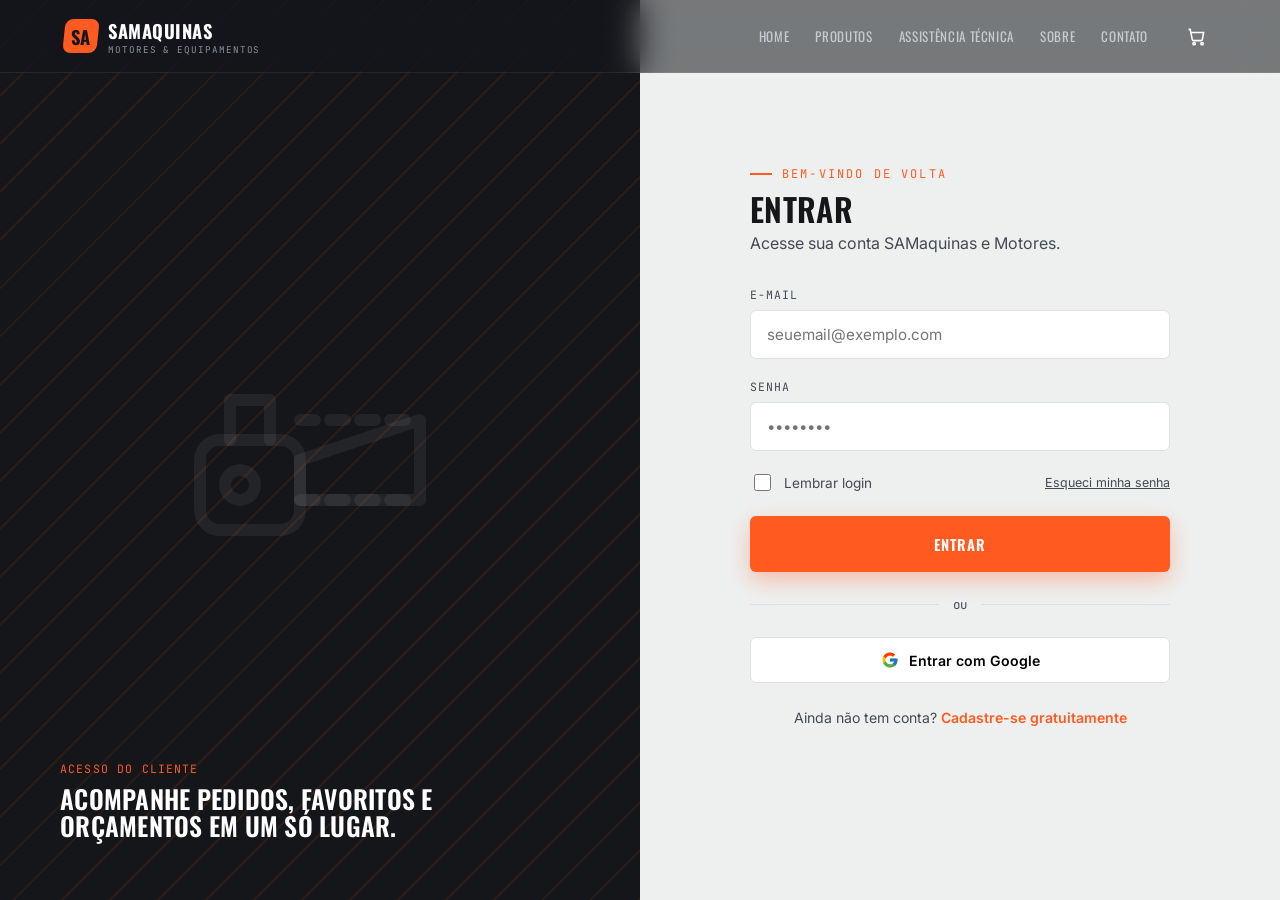
<file: pages/login.html>
<!DOCTYPE html>
<html lang="pt-BR">
<head>
<meta charset="UTF-8">
<meta name="viewport" content="width=device-width, initial-scale=1.0">
<title>Entrar | Samaquinas e Motores</title>
<meta name="description" content="Acesse sua conta na SAMaquinas e Motores.">
<link rel="icon" href="data:image/svg+xml,<svg xmlns=%22http://www.w3.org/2000/svg%22 viewBox=%220 0 64 64%22><rect width=%2264%22 height=%2264%22 rx=%2214%22 fill=%22%23ff5a1f%22/><text x=%2232%22 y=%2244%22 font-size=%2234%22 font-family=%22Arial%22 font-weight=%22bold%22 fill=%22%2314161a%22 text-anchor=%22middle%22>SA</text></svg>">
<link rel="stylesheet" href="../css/style.css">
<link rel="stylesheet" href="../css/animations.css">
<link rel="stylesheet" href="../css/login.css">
<link rel="stylesheet" href="../css/responsive.css">
</head>
<body>

<header class="navbar">
  <div class="navbar-inner">
    <a href="../index.html" class="brand"><span class="mark"><span>SA</span></span><span>Samaquinas<small>Motores &amp; Equipamentos</small></span></a>
    <nav class="nav-links">
      <a href="../index.html">Home</a>
      <a href="products.html">Produtos</a>
      <a href="service.html">Assistência Técnica</a>
      <a href="about.html">Sobre</a>
      <a href="contact.html">Contato</a>
    </nav>
    <div class="nav-actions">
      <a href="cart.html" class="icon-btn" aria-label="Carrinho">
        <svg viewBox="0 0 24 24" fill="none" stroke="currentColor" stroke-width="2"><circle cx="9" cy="21" r="1.5"/><circle cx="19" cy="21" r="1.5"/><path d="M2 3h2l2.6 12.6a2 2 0 0 0 2 1.6h8.8a2 2 0 0 0 2-1.6L21 7H6"/></svg>
        <span class="badge-count" data-cart-count>0</span>
      </a>
    </div>
    <button class="nav-toggle" aria-label="Abrir menu"><span></span><span></span><span></span></button>
  </div>
</header>

<section class="auth-split">
  <div class="auth-visual">
    <div class="auth-visual-icon" id="authIcon"></div>
    <div class="auth-visual-quote">
      <span>Acesso do cliente</span>
      <h3>Acompanhe pedidos, favoritos e orçamentos em um só lugar.</h3>
    </div>
  </div>

  <div class="auth-form-panel">
    <div class="auth-form-box" data-reveal>
      <span class="eyebrow">Bem-vindo de volta</span>
      <h1>Entrar</h1>
      <p class="sub">Acesse sua conta SAMaquinas e Motores.</p>

      <form id="loginForm" novalidate>
        <div class="field" id="fieldEmail">
          <label for="email">E-mail</label>
          <input type="email" id="email" placeholder="seuemail@exemplo.com" required>
          <span class="error-msg">Informe um e-mail válido.</span>
        </div>
        <div class="field" id="fieldPassword">
          <label for="password">Senha</label>
          <input type="password" id="password" placeholder="••••••••" required minlength="6">
          <span class="error-msg">A senha deve ter ao menos 6 caracteres.</span>
        </div>
        <div style="display:flex;justify-content:space-between;align-items:center;margin-bottom:22px;">
          <label class="check-row" style="margin:0;"><input type="checkbox" id="remember"> Lembrar login</label>
          <a href="#" class="forgot-link" id="forgotLink">Esqueci minha senha</a>
        </div>
        <button type="submit" class="btn btn-primary btn-block">Entrar</button>
      </form>

      <div class="auth-divider">ou</div>
      <button class="btn-google" id="googleLoginBtn">
        <svg width="18" height="18" viewBox="0 0 48 48"><path fill="#FFC107" d="M43.6 20.5H42V20H24v8h11.3C33.7 32.7 29.3 36 24 36c-6.6 0-12-5.4-12-12s5.4-12 12-12c3.1 0 5.8 1.1 8 3l5.7-5.7C34.6 6 29.6 4 24 4 12.9 4 4 12.9 4 24s8.9 20 20 20 20-8.9 20-20c0-1.3-.1-2.7-.4-3.5z"/><path fill="#FF3D00" d="m6.3 14.7 6.6 4.8C14.6 15.6 18.9 12 24 12c3.1 0 5.8 1.1 8 3l5.7-5.7C34.6 6 29.6 4 24 4c-7.4 0-13.8 4.2-17.7 10.7z"/><path fill="#4CAF50" d="M24 44c5.5 0 10.4-1.9 14.3-5.1l-6.6-5.6c-2 1.5-4.6 2.4-7.7 2.4-5.3 0-9.7-3.4-11.3-8.1l-6.6 5.1C9.9 39.6 16.4 44 24 44z"/><path fill="#1976D2" d="M43.6 20.5H42V20H24v8h11.3c-.8 2.3-2.3 4.2-4.2 5.6l6.6 5.6C41.6 36.3 44 30.6 44 24c0-1.3-.1-2.7-.4-3.5z"/></svg>
        Entrar com Google
      </button>

      <p class="auth-footer-link">Ainda não tem conta? <a href="register.html">Cadastre-se gratuitamente</a></p>
    </div>
  </div>
</section>

<script src="../js/data.js"></script>
<script src="../js/main.js"></script>
<script src="../js/animations.js"></script>
<script src="../js/products.js"></script>
<script src="../js/auth.js"></script>
<script src="../js/login.js"></script>
</body>
</html>
</file>
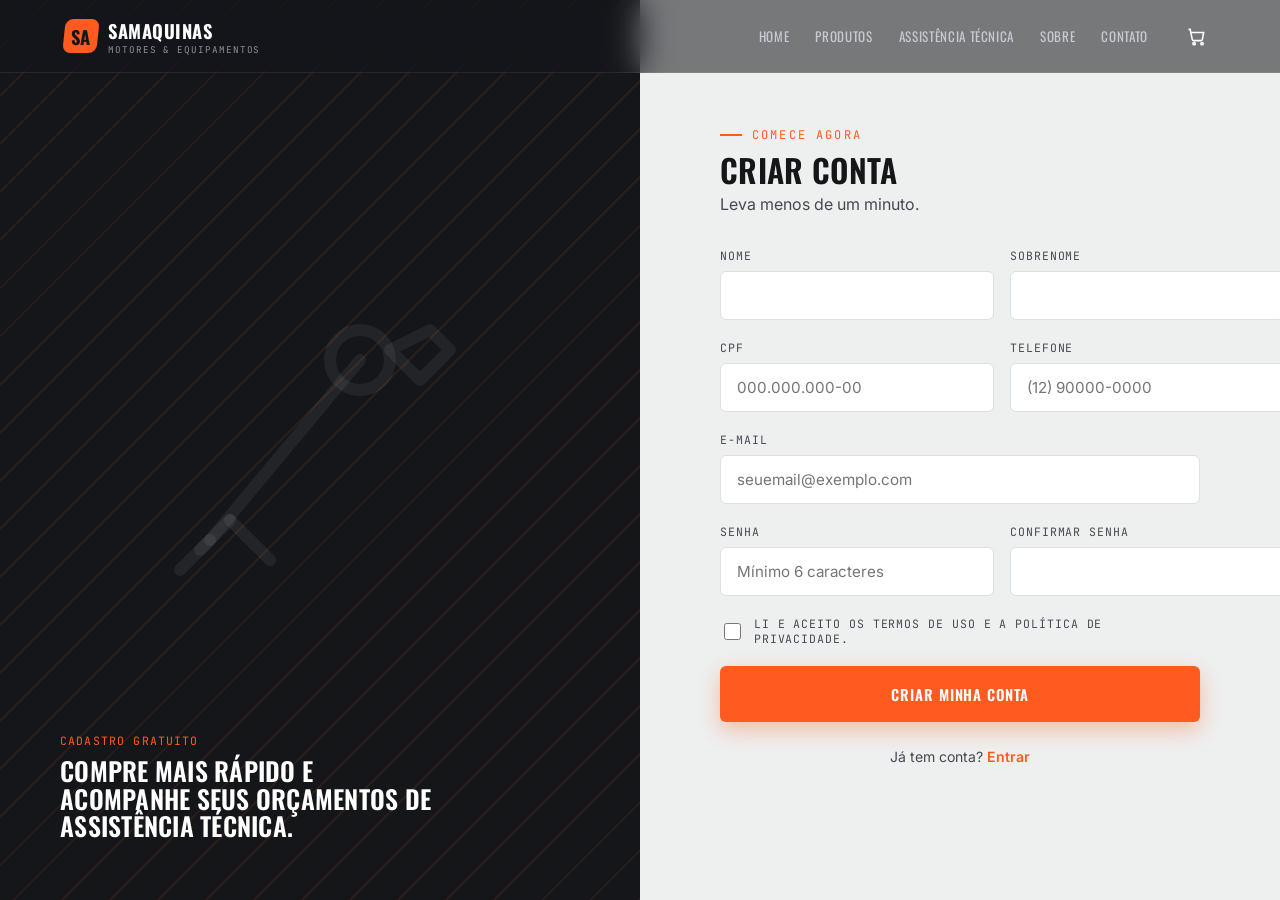
<file: pages/register.html>
<!DOCTYPE html>
<html lang="pt-BR">
<head>
<meta charset="UTF-8">
<meta name="viewport" content="width=device-width, initial-scale=1.0">
<title>Criar Conta | Samaquinas e Motores</title>
<meta name="description" content="Crie sua conta gratuita na SAMaquinas e Motores.">
<link rel="icon" href="data:image/svg+xml,<svg xmlns=%22http://www.w3.org/2000/svg%22 viewBox=%220 0 64 64%22><rect width=%2264%22 height=%2264%22 rx=%2214%22 fill=%22%23ff5a1f%22/><text x=%2232%22 y=%2244%22 font-size=%2234%22 font-family=%22Arial%22 font-weight=%22bold%22 fill=%22%2314161a%22 text-anchor=%22middle%22>SA</text></svg>">
<link rel="stylesheet" href="../css/style.css">
<link rel="stylesheet" href="../css/animations.css">
<link rel="stylesheet" href="../css/register.css">
<link rel="stylesheet" href="../css/responsive.css">
</head>
<body>

<header class="navbar">
  <div class="navbar-inner">
    <a href="../index.html" class="brand"><span class="mark"><span>SA</span></span><span>Samaquinas<small>Motores &amp; Equipamentos</small></span></a>
    <nav class="nav-links">
      <a href="../index.html">Home</a>
      <a href="products.html">Produtos</a>
      <a href="service.html">Assistência Técnica</a>
      <a href="about.html">Sobre</a>
      <a href="contact.html">Contato</a>
    </nav>
    <div class="nav-actions">
      <a href="cart.html" class="icon-btn" aria-label="Carrinho">
        <svg viewBox="0 0 24 24" fill="none" stroke="currentColor" stroke-width="2"><circle cx="9" cy="21" r="1.5"/><circle cx="19" cy="21" r="1.5"/><path d="M2 3h2l2.6 12.6a2 2 0 0 0 2 1.6h8.8a2 2 0 0 0 2-1.6L21 7H6"/></svg>
        <span class="badge-count" data-cart-count>0</span>
      </a>
    </div>
    <button class="nav-toggle" aria-label="Abrir menu"><span></span><span></span><span></span></button>
  </div>
</header>

<section class="auth-split">
  <div class="auth-visual">
    <div class="auth-visual-icon" id="authIcon"></div>
    <div class="auth-visual-quote">
      <span>Cadastro gratuito</span>
      <h3>Compre mais rápido e acompanhe seus orçamentos de assistência técnica.</h3>
    </div>
  </div>

  <div class="auth-form-panel">
    <div class="auth-form-box wide" data-reveal>
      <span class="eyebrow">Comece agora</span>
      <h1>Criar conta</h1>
      <p class="sub">Leva menos de um minuto.</p>

      <form id="registerForm" novalidate>
        <div class="field-row">
          <div class="field" id="fieldFirstName">
            <label for="firstName">Nome</label>
            <input type="text" id="firstName" required>
            <span class="error-msg">Informe seu nome.</span>
          </div>
          <div class="field" id="fieldLastName">
            <label for="lastName">Sobrenome</label>
            <input type="text" id="lastName" required>
            <span class="error-msg">Informe seu sobrenome.</span>
          </div>
        </div>

        <div class="field-row">
          <div class="field" id="fieldCpf">
            <label for="cpf">CPF</label>
            <input type="text" id="cpf" placeholder="000.000.000-00" maxlength="14" required>
            <span class="error-msg">CPF inválido.</span>
          </div>
          <div class="field" id="fieldPhone">
            <label for="phone">Telefone</label>
            <input type="text" id="phone" placeholder="(12) 90000-0000" maxlength="15" required>
            <span class="error-msg">Telefone inválido.</span>
          </div>
        </div>

        <div class="field" id="fieldEmail">
          <label for="email">E-mail</label>
          <input type="email" id="email" placeholder="seuemail@exemplo.com" required>
          <span class="error-msg">Informe um e-mail válido.</span>
        </div>

        <div class="field-row">
          <div class="field" id="fieldPassword">
            <label for="password">Senha</label>
            <input type="password" id="password" placeholder="Mínimo 6 caracteres" required minlength="6">
            <span class="error-msg">A senha deve ter ao menos 6 caracteres.</span>
          </div>
          <div class="field" id="fieldConfirm">
            <label for="confirm">Confirmar senha</label>
            <input type="password" id="confirm" required>
            <span class="error-msg">As senhas não coincidem.</span>
          </div>
        </div>

        <div class="field" id="fieldTerms">
          <label class="check-row" style="margin:0;"><input type="checkbox" id="terms"> Li e aceito os termos de uso e a política de privacidade.</label>
          <span class="error-msg">Você precisa aceitar os termos para continuar.</span>
        </div>

        <button type="submit" class="btn btn-primary btn-block">Criar minha conta</button>
      </form>

      <p class="auth-footer-link">Já tem conta? <a href="login.html">Entrar</a></p>
    </div>
  </div>
</section>

<script src="../js/data.js"></script>
<script src="../js/main.js"></script>
<script src="../js/animations.js"></script>
<script src="../js/products.js"></script>
<script src="../js/auth.js"></script>
<script src="../js/register.js"></script>
</body>
</html>
</file>
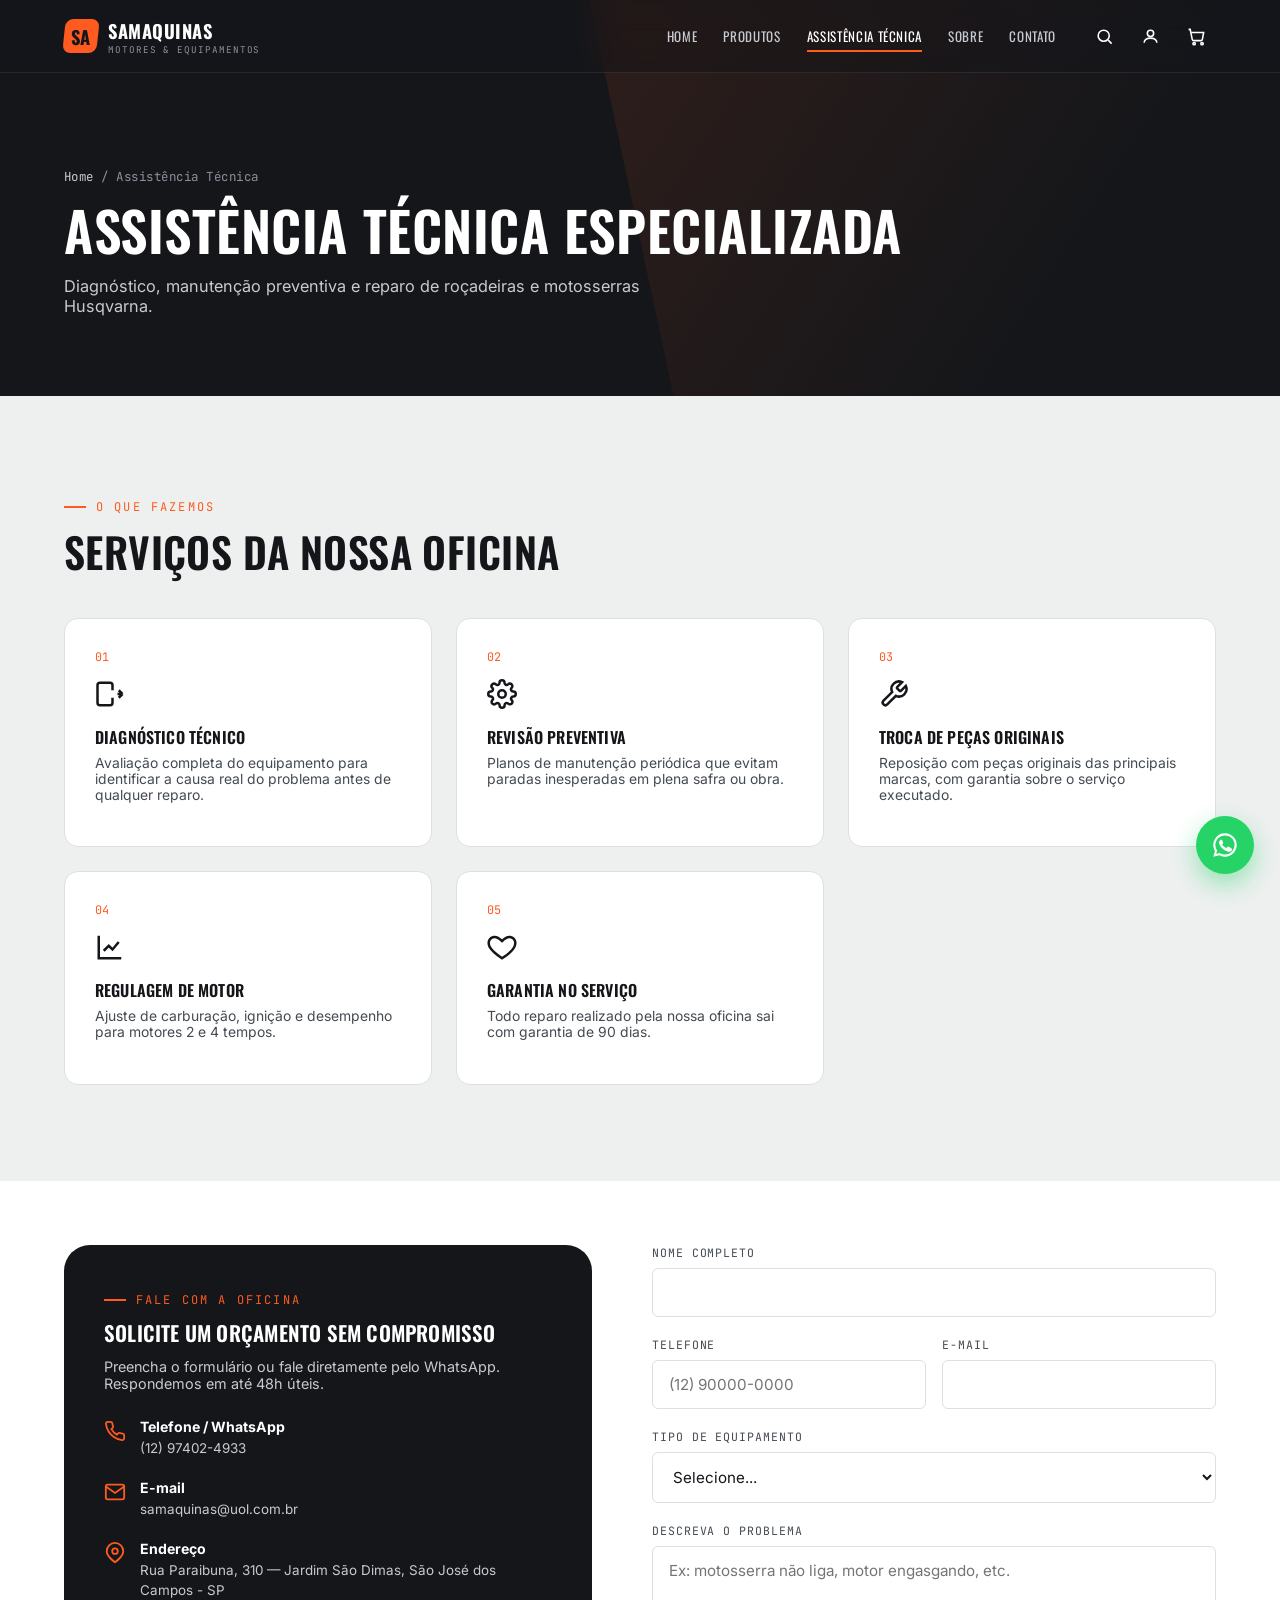
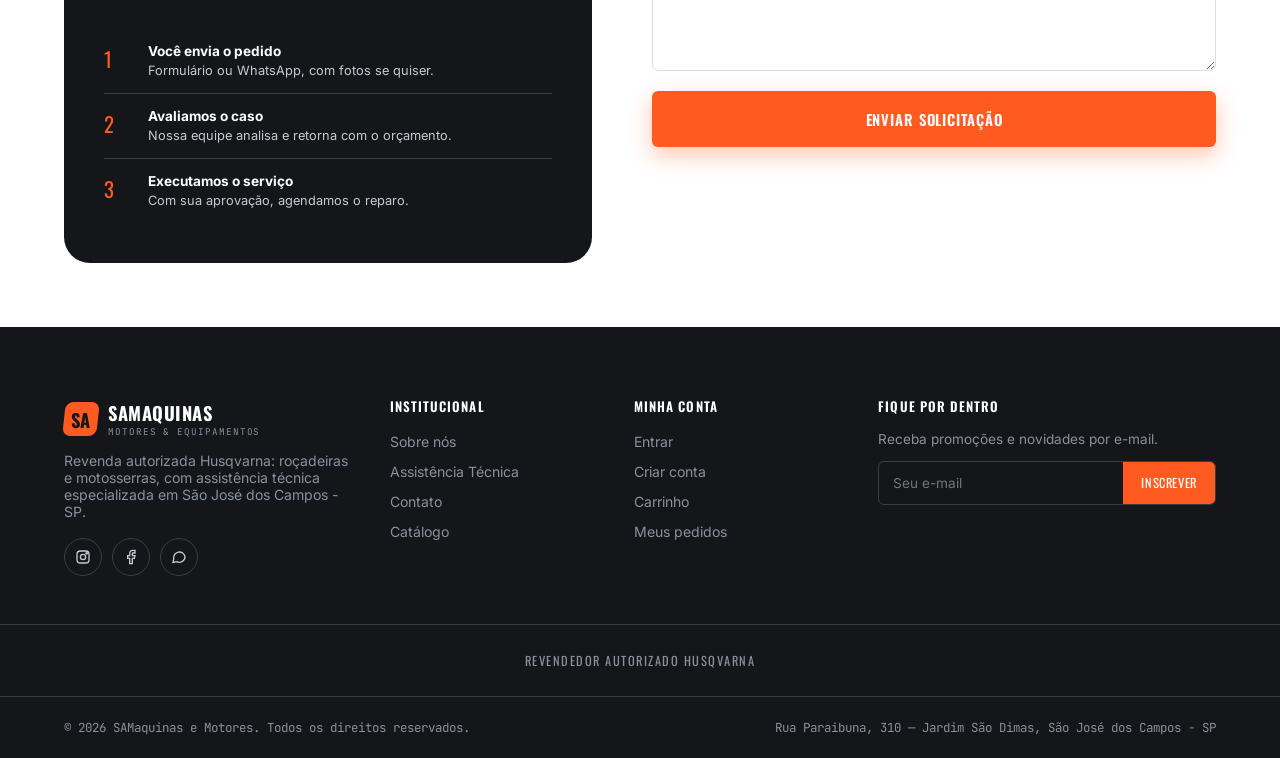
<file: pages/service.html>
<!DOCTYPE html>
<html lang="pt-BR">
<head>
<meta charset="UTF-8">
<meta name="viewport" content="width=device-width, initial-scale=1.0">
<title>Assistência Técnica | Samaquinas e Motores</title>
<meta name="description" content="Assistência técnica especializada em roçadeiras e motosserras Husqvarna em São José dos Campos - SP. Solicite um orçamento.">
<link rel="icon" href="data:image/svg+xml,<svg xmlns=%22http://www.w3.org/2000/svg%22 viewBox=%220 0 64 64%22><rect width=%2264%22 height=%2264%22 rx=%2214%22 fill=%22%23ff5a1f%22/><text x=%2232%22 y=%2244%22 font-size=%2234%22 font-family=%22Arial%22 font-weight=%22bold%22 fill=%22%2314161a%22 text-anchor=%22middle%22>SA</text></svg>">
<link rel="stylesheet" href="../css/style.css">
<link rel="stylesheet" href="../css/animations.css">
<link rel="stylesheet" href="../css/service.css">
<link rel="stylesheet" href="../css/responsive.css">
</head>
<body>

<header class="navbar">
  <div class="navbar-inner">
    <a href="../index.html" class="brand"><span class="mark"><span>SA</span></span><span>SAMaquinas<small>Motores &amp; Equipamentos</small></span></a>
    <nav class="nav-links">
      <a href="../index.html">Home</a>
      <a href="products.html">Produtos</a>
      <a href="service.html" class="active">Assistência Técnica</a>
      <a href="about.html">Sobre</a>
      <a href="contact.html">Contato</a>
    </nav>
    <div class="nav-actions">
      <button class="icon-btn" data-open-search aria-label="Pesquisar"><svg viewBox="0 0 24 24" fill="none" stroke="currentColor" stroke-width="2"><circle cx="11" cy="11" r="7"/><path d="M21 21l-4.35-4.35"/></svg></button>
      <span data-auth-slot></span>
      <a href="cart.html" class="icon-btn" aria-label="Carrinho">
        <svg viewBox="0 0 24 24" fill="none" stroke="currentColor" stroke-width="2"><circle cx="9" cy="21" r="1.5"/><circle cx="19" cy="21" r="1.5"/><path d="M2 3h2l2.6 12.6a2 2 0 0 0 2 1.6h8.8a2 2 0 0 0 2-1.6L21 7H6"/></svg>
        <span class="badge-count" data-cart-count>0</span>
      </a>
    </div>
    <button class="nav-toggle" aria-label="Abrir menu"><span></span><span></span><span></span></button>
  </div>
</header>

<div class="search-overlay">
  <button class="search-close" aria-label="Fechar busca"><svg viewBox="0 0 24 24" fill="none" stroke="currentColor" stroke-width="2"><path d="M18 6 6 18M6 6l12 12"/></svg></button>
  <div class="search-box"><input type="text" placeholder="Buscar roçadeira, motosserra, marca..."><div class="search-results"></div><p class="search-hint">Dica: pressione ESC para fechar.</p></div>
</div>

<div class="page-header">
  <div class="page-header-inner">
    <div class="breadcrumbs"><a href="../index.html">Home</a> / Assistência Técnica</div>
    <h1>Assistência técnica especializada</h1>
    <p class="lead">Diagnóstico, manutenção preventiva e reparo de roçadeiras e motosserras Husqvarna.</p>
  </div>
</div>

<section class="section">
  <div class="section-head" data-reveal>
    <div><span class="eyebrow">O que fazemos</span><h2>Serviços da nossa oficina</h2></div>
  </div>
  <div class="section-inner service-grid">
    <div class="service-card" data-reveal>
      <span class="num">01</span>
      <svg viewBox="0 0 24 24" fill="none" stroke="currentColor" stroke-width="2"><path d="M14 9V5a2 2 0 0 0-2-2H4a2 2 0 0 0-2 2v14a2 2 0 0 0 2 2h8a2 2 0 0 0 2-2v-4M18 12h4m0 0-3-3m3 3-3 3"/></svg>
      <h4>Diagnóstico técnico</h4>
      <p>Avaliação completa do equipamento para identificar a causa real do problema antes de qualquer reparo.</p>
    </div>
    <div class="service-card" data-reveal style="--d:80ms">
      <span class="num">02</span>
      <svg viewBox="0 0 24 24" fill="none" stroke="currentColor" stroke-width="2"><circle cx="12" cy="12" r="3"/><path d="M19.4 15a1.65 1.65 0 0 0 .33 1.82l.06.06a2 2 0 1 1-2.83 2.83l-.06-.06a1.65 1.65 0 0 0-1.82-.33 1.65 1.65 0 0 0-1 1.51V21a2 2 0 0 1-4 0v-.09A1.65 1.65 0 0 0 9 19.4a1.65 1.65 0 0 0-1.82.33l-.06.06a2 2 0 1 1-2.83-2.83l.06-.06a1.65 1.65 0 0 0 .33-1.82 1.65 1.65 0 0 0-1.51-1H3a2 2 0 0 1 0-4h.09A1.65 1.65 0 0 0 4.6 9a1.65 1.65 0 0 0-.33-1.82l-.06-.06a2 2 0 1 1 2.83-2.83l.06.06a1.65 1.65 0 0 0 1.82.33H9a1.65 1.65 0 0 0 1-1.51V3a2 2 0 0 1 4 0v.09a1.65 1.65 0 0 0 1 1.51 1.65 1.65 0 0 0 1.82-.33l.06-.06a2 2 0 1 1 2.83 2.83l-.06.06a1.65 1.65 0 0 0-.33 1.82V9a1.65 1.65 0 0 0 1.51 1H21a2 2 0 0 1 0 4h-.09a1.65 1.65 0 0 0-1.51 1z"/></svg>
      <h4>Revisão preventiva</h4>
      <p>Planos de manutenção periódica que evitam paradas inesperadas em plena safra ou obra.</p>
    </div>
    <div class="service-card" data-reveal style="--d:160ms">
      <span class="num">03</span>
      <svg viewBox="0 0 24 24" fill="none" stroke="currentColor" stroke-width="2"><path d="M14.7 6.3a1 1 0 0 0 0 1.4l1.6 1.6a1 1 0 0 0 1.4 0l3.77-3.77a6 6 0 0 1-7.94 7.94l-6.91 6.91a2.12 2.12 0 0 1-3-3l6.91-6.91a6 6 0 0 1 7.94-7.94l-3.76 3.76z"/></svg>
      <h4>Troca de peças originais</h4>
      <p>Reposição com peças originais das principais marcas, com garantia sobre o serviço executado.</p>
    </div>
    <div class="service-card" data-reveal>
      <span class="num">04</span>
      <svg viewBox="0 0 24 24" fill="none" stroke="currentColor" stroke-width="2"><path d="M3 3v18h18M7 15l4-4 3 3 5-6"/></svg>
      <h4>Regulagem de motor</h4>
      <p>Ajuste de carburação, ignição e desempenho para motores 2 e 4 tempos.</p>
    </div>
    <div class="service-card" data-reveal style="--d:80ms">
      <span class="num">05</span>
      <svg viewBox="0 0 24 24" fill="none" stroke="currentColor" stroke-width="2"><path d="M12 21s-7.5-4.9-10-9.3C.4 8 2 4.5 5.6 4c2-.3 3.8.7 6.4 3.2C14.6 4.7 16.4 3.7 18.4 4c3.6.5 5.2 4 3.6 7.7C20 16.1 12 21 12 21z"/></svg>
      <h4>Garantia no serviço</h4>
      <p>Todo reparo realizado pela nossa oficina sai com garantia de 90 dias.</p>
    </div>
  </div>
</section>

<section class="section tight" style="background:var(--white);">
  <div class="section-inner quote-layout">
    <div class="quote-info-card" data-reveal="left">
      <span class="eyebrow" style="color:var(--orange)">Fale com a oficina</span>
      <h3>Solicite um orçamento sem compromisso</h3>
      <p style="font-size:.9rem;margin:14px 0 26px;">Preencha o formulário ou fale diretamente pelo WhatsApp. Respondemos em até 48h úteis.</p>

      <div class="info-row">
        <svg viewBox="0 0 24 24" fill="none" stroke="currentColor" stroke-width="2"><path d="M22 16.92v3a2 2 0 0 1-2.18 2 19.8 19.8 0 0 1-8.63-3.07 19.5 19.5 0 0 1-6-6 19.8 19.8 0 0 1-3.07-8.67A2 2 0 0 1 4.11 2h3a2 2 0 0 1 2 1.72c.13.96.36 1.9.7 2.81a2 2 0 0 1-.45 2.11L8.09 9.91a16 16 0 0 0 6 6l1.27-1.27a2 2 0 0 1 2.11-.45c.9.34 1.85.57 2.81.7A2 2 0 0 1 22 16.92z"/></svg>
        <div><b>Telefone / WhatsApp</b><span>(12) 97402-4933</span></div>
      </div>
      <div class="info-row">
        <svg viewBox="0 0 24 24" fill="none" stroke="currentColor" stroke-width="2"><rect x="2" y="4" width="20" height="16" rx="2"/><path d="m22 6-10 7L2 6"/></svg>
        <div><b>E-mail</b><span>samaquinas@uol.com.br</span></div>
      </div>
      <div class="info-row">
        <svg viewBox="0 0 24 24" fill="none" stroke="currentColor" stroke-width="2"><path d="M21 10c0 6-9 12-9 12s-9-6-9-12a9 9 0 0 1 18 0z"/><circle cx="12" cy="10" r="3"/></svg>
        <div><b>Endereço</b><span>Rua Paraibuna, 310 — Jardim São Dimas, São José dos Campos - SP</span></div>
      </div>

      <div class="process-steps">
        <div class="process-step"><span class="step-num">1</span><div><b>Você envia o pedido</b><span>Formulário ou WhatsApp, com fotos se quiser.</span></div></div>
        <div class="process-step"><span class="step-num">2</span><div><b>Avaliamos o caso</b><span>Nossa equipe analisa e retorna com o orçamento.</span></div></div>
        <div class="process-step"><span class="step-num">3</span><div><b>Executamos o serviço</b><span>Com sua aprovação, agendamos o reparo.</span></div></div>
      </div>
    </div>

    <form id="quoteForm" novalidate data-reveal="right">
      <div class="field" id="qFieldName">
        <label for="qName">Nome completo</label>
        <input type="text" id="qName" required>
        <span class="error-msg">Informe seu nome.</span>
      </div>
      <div class="field-row">
        <div class="field" id="qFieldPhone">
          <label for="qPhone">Telefone</label>
          <input type="text" id="qPhone" placeholder="(12) 90000-0000" maxlength="15" required>
          <span class="error-msg">Telefone inválido.</span>
        </div>
        <div class="field" id="qFieldEmail">
          <label for="qEmail">E-mail</label>
          <input type="email" id="qEmail" required>
          <span class="error-msg">E-mail inválido.</span>
        </div>
      </div>
      <div class="field" id="qFieldEquip">
        <label for="qEquip">Tipo de equipamento</label>
        <select id="qEquip" required>
          <option value="">Selecione...</option>
          <option>Roçadeira</option>
          <option>Motosserra</option>
          <option>Outro</option>
        </select>
        <span class="error-msg">Selecione o tipo de equipamento.</span>
      </div>
      <div class="field" id="qFieldMsg">
        <label for="qMsg">Descreva o problema</label>
        <textarea id="qMsg" rows="5" placeholder="Ex: motosserra não liga, motor engasgando, etc." required></textarea>
        <span class="error-msg">Descreva o problema em poucas palavras.</span>
      </div>
      <button type="submit" class="btn btn-primary btn-block">Enviar solicitação</button>
    </form>
  </div>
</section>

<footer class="site-footer">
  <div class="footer-grid">
    <div class="footer-about">
      <a href="../index.html" class="brand" style="margin-bottom:14px;"><span class="mark"><span>SA</span></span><span>SAMaquinas<small>Motores &amp; Equipamentos</small></span></a>
      <p>Revenda autorizada Husqvarna: roçadeiras e motosserras, com assistência técnica especializada em São José dos Campos - SP.</p>
      <div class="social-row">
        <a href="#" aria-label="Instagram"><svg viewBox="0 0 24 24" fill="none" stroke="currentColor" stroke-width="2"><rect x="3" y="3" width="18" height="18" rx="5"/><circle cx="12" cy="12" r="4"/><circle cx="17.5" cy="6.5" r="1"/></svg></a>
        <a href="#" aria-label="Facebook"><svg viewBox="0 0 24 24" fill="none" stroke="currentColor" stroke-width="2"><path d="M18 2h-3a5 5 0 0 0-5 5v3H7v4h3v8h4v-8h3l1-4h-4V7a1 1 0 0 1 1-1h3z"/></svg></a>
        <a href="https://wa.me/5512974024933" target="_blank" rel="noopener" aria-label="WhatsApp"><svg viewBox="0 0 24 24" fill="none" stroke="currentColor" stroke-width="2"><path d="M21 11.5a8.5 8.5 0 0 1-12.4 7.5L3 20l1.1-5.4A8.5 8.5 0 1 1 21 11.5Z"/></svg></a>
      </div>
    </div>
    <div><h4>Institucional</h4><ul><li><a href="about.html">Sobre nós</a></li><li><a href="service.html">Assistência Técnica</a></li><li><a href="contact.html">Contato</a></li><li><a href="products.html">Catálogo</a></li></ul></div>
    <div><h4>Minha conta</h4><ul><li><a href="login.html">Entrar</a></li><li><a href="register.html">Criar conta</a></li><li><a href="cart.html">Carrinho</a></li><li><a href="account.html">Meus pedidos</a></li></ul></div>
    <div class="footer-newsletter">
      <h4>Fique por dentro</h4>
      <p style="color:var(--steel);font-size:.85rem;">Receba promoções e novidades por e-mail.</p>
      <form class="newsletter-form" onsubmit="event.preventDefault(); saToast('Inscrição realizada com sucesso!'); this.reset();"><input type="email" placeholder="Seu e-mail" required><button type="submit">Inscrever</button></form>
    </div>
  </div>
  <div class="brands-strip"><span>Revendedor Autorizado Husqvarna</span></div>
  <div class="footer-bottom"><span>© <span data-year></span> SAMaquinas e Motores. Todos os direitos reservados.</span><span>Rua Paraibuna, 310 — Jardim São Dimas, São José dos Campos - SP</span></div>
</footer>

<a href="https://wa.me/5512974024933" target="_blank" rel="noopener" class="wa-float pulse" aria-label="Fale no WhatsApp">
  <svg viewBox="0 0 24 24" fill="currentColor"><path d="M12 2a10 10 0 0 0-8.6 15.1L2 22l5.1-1.3A10 10 0 1 0 12 2Zm0 18.2a8.2 8.2 0 0 1-4.2-1.1l-.3-.2-3 .8.8-2.9-.2-.3A8.2 8.2 0 1 1 12 20.2Zm4.5-6.1c-.2-.1-1.5-.7-1.7-.8-.2-.1-.4-.1-.6.1-.2.2-.6.8-.8 1-.1.2-.3.2-.5.1-.2-.1-1-.4-1.9-1.2-.7-.6-1.2-1.4-1.3-1.6-.1-.2 0-.4.1-.5.1-.1.2-.3.4-.4.1-.1.2-.2.2-.4.1-.2 0-.3 0-.4 0-.1-.6-1.5-.8-2-.2-.5-.4-.4-.6-.4h-.5c-.2 0-.5.1-.7.3-.2.2-.9.9-.9 2.2s1 2.6 1.1 2.7c.1.2 2 3 4.7 4.2.7.3 1.2.5 1.6.6.7.2 1.3.2 1.8.1.5-.1 1.5-.6 1.7-1.2.2-.6.2-1.1.2-1.2-.1-.1-.3-.2-.5-.3Z"/></svg>
</a>

<script src="../js/data.js"></script>
<script src="../js/main.js"></script>
<script src="../js/animations.js"></script>
<script src="../js/products.js"></script>
<script src="../js/auth.js"></script>
<script src="../js/service.js"></script>
</body>
</html>
</file>
<file: css/style.css>
/* ==========================================================================
   SA MÁQUINAS E MOTORES — GLOBAL STYLESHEET
   Design tokens + base + shared components (navbar, footer, buttons, cards)
   ========================================================================== */

@import url('https://fonts.googleapis.com/css2?family=Oswald:wght@400;500;600;700&family=Inter:wght@400;500;600;700;800&family=JetBrains+Mono:wght@400;500;700&display=swap');

:root{
  /* ---- Color tokens ---- */
  --ink:            #14161a;   /* near-black structural */
  --graphite:       #1f232a;   /* dark card / panel */
  --graphite-2:     #2a2f37;   /* elevated dark */
  --steel:          #8a919c;   /* muted text on dark */
  --steel-light:    #c7cbd1;
  --off-white:      #eef0f0;   /* cool light bg, NOT warm cream */
  --white:          #ffffff;
  --line:           #dde0e0;   /* light hairline */
  --line-dark:      #383d45;

  --orange:         #ff5a1f;   /* signal orange — primary action */
  --orange-dark:    #d9430f;
  --orange-glow:    rgba(255,90,31,.35);

  --moss:           #35492e;   /* engine green — secondary */
  --moss-light:     #5c7a4e;

  --hazard:         #ffc93c;   /* caution yellow — sparing accent */

  --text-dark:      #14161a;
  --text-body:      #444a52;
  --text-invert:    #f4f5f6;

  /* ---- Type ---- */
  --f-display: 'Oswald', sans-serif;
  --f-body: 'Inter', sans-serif;
  --f-mono: 'JetBrains Mono', monospace;

  /* ---- Layout ---- */
  --maxw: 1280px;
  --pad: clamp(20px, 5vw, 64px);
  --radius-sm: 6px;
  --radius: 14px;
  --radius-lg: 26px;

  --shadow-sm: 0 2px 10px rgba(20,22,26,.06);
  --shadow-md: 0 10px 30px rgba(20,22,26,.10);
  --shadow-lg: 0 24px 60px rgba(20,22,26,.18);

  --ease: cubic-bezier(.22,.9,.3,1);
}

*,*::before,*::after{ box-sizing: border-box; }
html{ scroll-behavior: smooth; }
body{
  margin: 0;
  font-family: var(--f-body);
  color: var(--text-body);
  background: var(--off-white);
  -webkit-font-smoothing: antialiased;
  overflow-x: hidden;
}
img{ max-width: 100%; display:block; }
a{ color: inherit; text-decoration: none; }
ul{ list-style: none; margin:0; padding:0; }
button{ font-family: inherit; cursor:pointer; }
input, select, textarea{ font-family: inherit; }

h1,h2,h3,h4{
  font-family: var(--f-display);
  color: var(--text-dark);
  text-transform: uppercase;
  letter-spacing: .01em;
  line-height: 1.08;
  margin: 0 0 .5em;
  font-weight: 600;
}
p{ margin: 0 0 1em; }

.container{
  max-width: var(--maxw);
  margin: 0 auto;
  padding: 0 var(--pad);
}

:focus-visible{
  outline: 3px solid var(--orange);
  outline-offset: 2px;
}

@media (prefers-reduced-motion: reduce){
  *{ animation-duration: .001ms !important; animation-iteration-count: 1 !important; transition-duration: .001ms !important; scroll-behavior: auto !important; }
}

/* ---- Eyebrow / mono label ---- */
.eyebrow{
  font-family: var(--f-mono);
  font-size: .75rem;
  letter-spacing: .18em;
  text-transform: uppercase;
  color: var(--orange);
  display: inline-flex;
  align-items: center;
  gap: 10px;
  margin-bottom: 14px;
}
.eyebrow::before{
  content:'';
  width: 22px; height: 2px;
  background: var(--orange);
  display:inline-block;
}

/* ---- Hazard stripe divider (signature motif) ---- */
.stripe-divider{
  height: 10px;
  width: 100%;
  background: repeating-linear-gradient(
    -45deg,
    var(--orange) 0 18px,
    var(--ink) 18px 36px
  );
}
.stripe-divider.thin{ height: 5px; }

/* ==========================================================================
   BUTTONS
   ========================================================================== */
.btn{
  position: relative;
  overflow: hidden;
  display: inline-flex;
  align-items: center;
  justify-content: center;
  gap: 10px;
  padding: 15px 30px;
  border-radius: var(--radius-sm);
  font-family: var(--f-display);
  font-size: .92rem;
  font-weight: 600;
  letter-spacing: .06em;
  text-transform: uppercase;
  border: 2px solid transparent;
  transition: transform .25s var(--ease), box-shadow .25s var(--ease), background .25s var(--ease), color .25s var(--ease), border-color .25s var(--ease);
  white-space: nowrap;
}
.btn-primary{
  background: var(--orange);
  color: var(--white);
  box-shadow: 0 8px 22px var(--orange-glow);
}
.btn-primary:hover{
  transform: translateY(-2px);
  box-shadow: 0 14px 30px var(--orange-glow);
  background: var(--orange-dark);
}
.btn-outline{
  background: transparent;
  color: var(--text-invert);
  border-color: rgba(244,245,246,.4);
}
.btn-outline:hover{
  border-color: var(--white);
  background: rgba(244,245,246,.08);
  transform: translateY(-2px);
}
.btn-outline.dark{
  color: var(--text-dark);
  border-color: var(--ink);
}
.btn-outline.dark:hover{ background: var(--ink); color: var(--white); }
.btn-dark{
  background: var(--ink);
  color: var(--white);
}
.btn-dark:hover{ background: var(--graphite-2); transform: translateY(-2px); }
.btn-ghost{
  background: transparent;
  color: var(--text-dark);
  padding: 10px 4px;
  text-decoration: underline;
  text-underline-offset: 4px;
}
.btn-block{ width: 100%; }
.btn-sm{ padding: 10px 18px; font-size: .78rem; }

.ripple{
  position: absolute;
  border-radius: 50%;
  background: rgba(255,255,255,.55);
  transform: scale(0);
  animation: ripple-anim .6s var(--ease);
  pointer-events: none;
}
@keyframes ripple-anim{
  to{ transform: scale(3); opacity: 0; }
}

/* ==========================================================================
   NAVBAR
   ========================================================================== */
.navbar{
  position: fixed;
  top: 0; left: 0; right: 0;
  z-index: 1000;
  background: rgba(20,22,26,.55);
  backdrop-filter: blur(16px) saturate(160%);
  -webkit-backdrop-filter: blur(16px) saturate(160%);
  border-bottom: 1px solid rgba(255,255,255,.08);
  transition: background .3s var(--ease), padding .3s var(--ease), border-color .3s var(--ease);
}
.navbar.scrolled{
  background: rgba(20,22,26,.92);
  box-shadow: 0 6px 24px rgba(0,0,0,.25);
}
.navbar-inner{
  max-width: var(--maxw);
  margin: 0 auto;
  padding: 16px var(--pad);
  display: flex;
  align-items: center;
  gap: 28px;
}
.navbar.scrolled .navbar-inner{ padding-top: 12px; padding-bottom: 12px; }

.brand{
  display: flex;
  align-items: center;
  gap: 10px;
  font-family: var(--f-display);
  font-size: 1.15rem;
  font-weight: 700;
  letter-spacing: .03em;
  color: var(--white);
  text-transform: uppercase;
  margin-right: auto;
}
.brand .mark{
  width: 34px; height: 34px;
  border-radius: 8px;
  background: var(--orange);
  display: grid;
  place-items: center;
  color: var(--ink);
  font-weight: 700;
  transform: skew(-6deg);
}
.brand .mark span{ transform: skew(6deg); }
.brand small{
  display:block;
  font-family: var(--f-mono);
  font-size: .58rem;
  letter-spacing: .1em;
  color: var(--steel);
  text-transform: uppercase;
  font-weight: 400;
}

.nav-links{
  display: flex;
  align-items: center;
  gap: 26px;
}
.nav-links a{
  font-family: var(--f-display);
  font-size: .82rem;
  letter-spacing: .05em;
  text-transform: uppercase;
  color: var(--steel-light);
  position: relative;
  padding: 6px 0;
  transition: color .2s;
}
.nav-links a::after{
  content:'';
  position: absolute;
  left:0; bottom: 0;
  width: 0; height: 2px;
  background: var(--orange);
  transition: width .25s var(--ease);
}
.nav-links a:hover, .nav-links a.active{ color: var(--white); }
.nav-links a:hover::after, .nav-links a.active::after{ width: 100%; }

.nav-actions{
  display: flex;
  align-items: center;
  gap: 6px;
}
.icon-btn{
  position: relative;
  width: 40px; height: 40px;
  display: grid;
  place-items: center;
  border-radius: 50%;
  background: transparent;
  border: none;
  color: var(--white);
  transition: background .2s;
}
.icon-btn:hover{ background: rgba(255,255,255,.12); }
.icon-btn svg{ width: 19px; height: 19px; }
.badge-count{
  position: absolute;
  top: 2px; right: 2px;
  min-width: 16px; height: 16px;
  border-radius: 50%;
  background: var(--orange);
  color: var(--white);
  font-family: var(--f-mono);
  font-size: .6rem;
  font-weight: 700;
  display: grid;
  place-items: center;
  padding: 0 3px;
}

.nav-toggle{
  display: none;
  width: 40px; height: 40px;
  border: none;
  background: transparent;
  color: var(--white);
  flex-direction: column;
  align-items: center;
  justify-content: center;
  gap: 5px;
}
.nav-toggle span{
  width: 22px; height: 2px;
  background: var(--white);
  transition: transform .3s var(--ease), opacity .3s var(--ease);
}
.nav-toggle.open span:nth-child(1){ transform: translateY(7px) rotate(45deg); }
.nav-toggle.open span:nth-child(2){ opacity: 0; }
.nav-toggle.open span:nth-child(3){ transform: translateY(-7px) rotate(-45deg); }

/* ---- Search overlay ---- */
.search-overlay{
  position: fixed;
  inset: 0;
  background: rgba(20,22,26,.97);
  z-index: 1200;
  display: flex;
  align-items: flex-start;
  justify-content: center;
  padding-top: 14vh;
  opacity: 0;
  visibility: hidden;
  transition: opacity .3s var(--ease), visibility .3s;
}
.search-overlay.open{ opacity: 1; visibility: visible; }
.search-box{ width: min(680px, 90vw); }
.search-box input{
  width: 100%;
  background: transparent;
  border: none;
  border-bottom: 2px solid var(--orange);
  color: var(--white);
  font-family: var(--f-display);
  font-size: clamp(1.4rem, 4vw, 2.2rem);
  padding: 10px 4px;
  text-transform: uppercase;
  letter-spacing: .02em;
}
.search-box input:focus{ outline: none; }
.search-box input::placeholder{ color: var(--steel); }
.search-close{
  position: absolute;
  top: 26px; right: var(--pad);
  color: var(--white);
  background: none; border: none;
  width: 44px; height: 44px;
}
.search-close svg{ width: 24px; height: 24px; }
.search-results{
  margin-top: 26px;
  display: flex;
  flex-direction: column;
  gap: 4px;
  max-height: 46vh;
  overflow-y: auto;
}
.search-results a{
  display: flex;
  justify-content: space-between;
  padding: 12px 6px;
  border-bottom: 1px solid var(--line-dark);
  color: var(--steel-light);
  font-family: var(--f-mono);
  font-size: .85rem;
}
.search-results a:hover{ color: var(--orange); }
.search-hint{ color: var(--steel); font-family: var(--f-mono); font-size: .8rem; margin-top: 18px; }

/* ==========================================================================
   SECTION / PAGE HEADER (used on inner pages)
   ========================================================================== */
.page-header{
  background: var(--ink);
  color: var(--white);
  padding: 168px var(--pad) 64px;
  position: relative;
  overflow: hidden;
}
.page-header::before{
  content:'';
  position: absolute;
  right: -10%; top: -30%;
  width: 60%; height: 160%;
  background: linear-gradient(135deg, var(--orange) 0%, transparent 60%);
  opacity: .12;
  transform: rotate(-12deg);
}
.page-header-inner{
  max-width: var(--maxw);
  margin: 0 auto;
  position: relative;
}
.breadcrumbs{
  font-family: var(--f-mono);
  font-size: .78rem;
  color: var(--steel);
  letter-spacing: .04em;
  margin-bottom: 16px;
}
.breadcrumbs a{ color: var(--steel-light); }
.breadcrumbs a:hover{ color: var(--orange); }
.page-header h1{ color: var(--white); font-size: clamp(2.2rem, 5vw, 3.4rem); margin-bottom: .3em; }
.page-header .lead{ color: var(--steel-light); max-width: 640px; font-size: 1.02rem; }

/* ==========================================================================
   CARDS — "spec plate" motif (riveted corner marks)
   ========================================================================== */
.plate{
  position: relative;
  background: var(--white);
  border-radius: var(--radius);
  border: 1px solid var(--line);
  box-shadow: var(--shadow-sm);
}
.plate::before, .plate::after{
  content:'';
  position: absolute;
  width: 6px; height: 6px;
  border-radius: 50%;
  background: var(--line);
  top: 12px;
}
.plate::before{ left: 12px; }
.plate::after{ right: 12px; }

/* ==========================================================================
   PRODUCT CARD
   ========================================================================== */
.product-card{
  position: relative;
  background: var(--white);
  border-radius: var(--radius);
  border: 1px solid var(--line);
  overflow: hidden;
  box-shadow: var(--shadow-sm);
  transition: transform .35s var(--ease), box-shadow .35s var(--ease), border-color .35s;
  display: flex;
  flex-direction: column;
}
.product-card:hover{
  transform: translateY(-8px);
  box-shadow: var(--shadow-lg);
  border-color: transparent;
}
.product-card .rivet{
  position: absolute;
  width: 5px; height: 5px;
  border-radius: 50%;
  background: var(--line);
  z-index: 3;
}
.product-card .rivet.tl{ top: 10px; left: 10px; }
.product-card .rivet.tr{ top: 10px; right: 10px; }

.product-media{
  position: relative;
  aspect-ratio: 4/3;
  background:
    radial-gradient(circle at 30% 20%, rgba(255,90,31,.14), transparent 55%),
    linear-gradient(160deg, #f4f5f5, #e4e6e7);
  display: grid;
  place-items: center;
  overflow: hidden;
}
.product-media svg{
  width: 58%;
  height: 58%;
  color: var(--ink);
  transition: transform .5s var(--ease);
}
.product-card:hover .product-media svg{ transform: scale(1.08) rotate(-2deg); }
.product-media img.media-photo{
  position: absolute;
  inset: 0;
  width: 100%;
  height: 100%;
  object-fit: cover;
  z-index: 1;
  transition: transform .5s var(--ease);
}
.product-card:hover .product-media img.media-photo{ transform: scale(1.06); }

.tag{
  position: absolute;
  top: 12px; left: 12px;
  z-index: 2;
  font-family: var(--f-mono);
  font-size: .64rem;
  letter-spacing: .06em;
  text-transform: uppercase;
  padding: 5px 9px;
  border-radius: 4px;
  font-weight: 700;
}
.tag.promo{ background: var(--orange); color: var(--white); }
.tag.new{ background: var(--moss); color: var(--white); }
.tag.out{ background: var(--graphite-2); color: var(--steel-light); }

.fav-btn{
  position: absolute;
  top: 10px; right: 10px;
  z-index: 2;
  width: 34px; height: 34px;
  border-radius: 50%;
  border: none;
  background: rgba(255,255,255,.85);
  backdrop-filter: blur(4px);
  display: grid;
  place-items: center;
  transition: transform .2s, background .2s;
}
.fav-btn svg{ width: 16px; height: 16px; color: var(--ink); transition: fill .2s, color .2s; }
.fav-btn:hover{ transform: scale(1.1); }
.fav-btn.active svg{ fill: var(--orange); color: var(--orange); }

.product-info{
  padding: 18px 18px 20px;
  display: flex;
  flex-direction: column;
  gap: 6px;
  flex: 1;
}
.product-brand{
  font-family: var(--f-mono);
  font-size: .68rem;
  letter-spacing: .1em;
  text-transform: uppercase;
  color: var(--orange);
}
.product-name{
  font-family: var(--f-display);
  font-size: 1.05rem;
  text-transform: none;
  letter-spacing: 0;
  color: var(--text-dark);
  margin: 0;
}
.product-rating{
  display: flex;
  align-items: center;
  gap: 6px;
  font-size: .78rem;
  color: var(--text-body);
}
.product-rating .stars{ color: var(--orange); letter-spacing: 1px; }
.product-stock{
  font-family: var(--f-mono);
  font-size: .7rem;
  color: var(--moss);
}
.product-stock.low{ color: var(--orange-dark); }
.product-stock.out{ color: #a3a9b0; }

.product-price-row{
  margin-top: auto;
  padding-top: 10px;
  display: flex;
  align-items: flex-end;
  justify-content: space-between;
  border-top: 1px dashed var(--line);
}
.price-block .old-price{
  font-family: var(--f-mono);
  font-size: .74rem;
  color: #9aa0a8;
  text-decoration: line-through;
}
.price-block .price{
  font-family: var(--f-display);
  font-size: 1.3rem;
  color: var(--text-dark);
}
.price-block .installment{
  font-family: var(--f-mono);
  font-size: .68rem;
  color: var(--text-body);
}
.product-actions{ display: flex; gap: 8px; }
.icon-only{
  width: 42px; height: 42px;
  border-radius: 50%;
  border: 1px solid var(--line);
  background: var(--white);
  display: grid; place-items: center;
  transition: background .2s, border-color .2s, transform .2s;
}
.icon-only:hover{ background: var(--ink); border-color: var(--ink); transform: translateY(-2px); }
.icon-only:hover svg{ color: var(--white); }
.icon-only svg{ width: 17px; height: 17px; color: var(--ink); }

/* ==========================================================================
   SECTION LAYOUT HELPERS
   ========================================================================== */
.section{ padding: 96px var(--pad); }
.section.tight{ padding: 64px var(--pad); }
.section.dark{ background: var(--ink); color: var(--steel-light); }
.section.dark h2{ color: var(--white); }
.section-head{
  display: flex;
  align-items: flex-end;
  justify-content: space-between;
  gap: 24px;
  margin-bottom: 44px;
  max-width: var(--maxw);
  margin-inline: auto;
}
.section-head h2{ font-size: clamp(1.8rem, 3.6vw, 2.6rem); margin: 0; }
.section-inner{ max-width: var(--maxw); margin: 0 auto; }

.grid{ display: grid; gap: 26px; }
.grid.cols-4{ grid-template-columns: repeat(4, 1fr); }
.grid.cols-3{ grid-template-columns: repeat(3, 1fr); }
.grid.cols-2{ grid-template-columns: repeat(2, 1fr); }

/* ==========================================================================
   FORMS
   ========================================================================== */
.field{ margin-bottom: 20px; display: flex; flex-direction: column; gap: 8px; }
.field label{
  font-family: var(--f-mono);
  font-size: .72rem;
  letter-spacing: .08em;
  text-transform: uppercase;
  color: var(--text-body);
}
.field input, .field select, .field textarea{
  border: 1.5px solid var(--line);
  border-radius: var(--radius-sm);
  padding: 14px 16px;
  font-size: .95rem;
  background: var(--white);
  color: var(--text-dark);
  transition: border-color .2s, box-shadow .2s;
}
.field input:focus, .field select:focus, .field textarea:focus{
  border-color: var(--orange);
  box-shadow: 0 0 0 4px var(--orange-glow);
  outline: none;
}
.field.error input{ border-color: #e0433a; }
.field .error-msg{ font-size: .75rem; color: #e0433a; font-family: var(--f-mono); display: none; }
.field.error .error-msg{ display: block; }
.field-row{ display: flex; gap: 16px; }
.field-row .field{ flex: 1; }
.check-row{
  display: flex;
  align-items: center;
  gap: 10px;
  font-size: .85rem;
  margin-bottom: 20px;
}
.check-row input{ width: 17px; height: 17px; accent-color: var(--orange); }

/* ==========================================================================
   FOOTER
   ========================================================================== */
.site-footer{
  background: var(--ink);
  color: var(--steel-light);
  padding-top: 72px;
}
.footer-grid{
  max-width: var(--maxw);
  margin: 0 auto;
  padding: 0 var(--pad) 48px;
  display: grid;
  grid-template-columns: 1.4fr 1fr 1fr 1.3fr;
  gap: 40px;
}
.footer-grid h4{
  color: var(--white);
  font-size: .82rem;
  letter-spacing: .08em;
  margin-bottom: 18px;
}
.footer-grid ul li{ margin-bottom: 10px; }
.footer-grid ul a{ color: var(--steel); font-size: .88rem; transition: color .2s; }
.footer-grid ul a:hover{ color: var(--orange); }
.footer-about p{ color: var(--steel); font-size: .88rem; max-width: 320px; }
.social-row{ display: flex; gap: 10px; margin-top: 18px; }
.social-row a{
  width: 38px; height: 38px;
  border-radius: 50%;
  border: 1px solid var(--line-dark);
  display: grid; place-items: center;
  transition: background .2s, border-color .2s;
}
.social-row a:hover{ background: var(--orange); border-color: var(--orange); }
.social-row svg{ width: 16px; height: 16px; color: var(--steel-light); }

.newsletter-form{ display: flex; margin-top: 10px; border: 1px solid var(--line-dark); border-radius: var(--radius-sm); overflow: hidden; }
.newsletter-form input{
  flex: 1;
  background: transparent;
  border: none;
  padding: 13px 14px;
  color: var(--white);
  font-size: .85rem;
}
.newsletter-form input:focus{ outline: none; }
.newsletter-form button{
  background: var(--orange);
  border: none;
  color: var(--white);
  padding: 0 18px;
  font-family: var(--f-display);
  font-size: .78rem;
  letter-spacing: .05em;
  text-transform: uppercase;
}
.newsletter-form button:hover{ background: var(--orange-dark); }

.brands-strip{
  border-top: 1px solid var(--line-dark);
  padding: 26px var(--pad);
  max-width: var(--maxw);
  margin: 0 auto;
  display: flex;
  flex-wrap: wrap;
  gap: 34px;
  align-items: center;
  justify-content: center;
  font-family: var(--f-display);
  letter-spacing: .12em;
  text-transform: uppercase;
  font-size: .78rem;
  color: var(--steel);
}
.footer-bottom{
  border-top: 1px solid var(--line-dark);
  padding: 22px var(--pad);
  display: flex;
  justify-content: space-between;
  gap: 16px;
  font-size: .78rem;
  color: var(--steel);
  font-family: var(--f-mono);
}
.footer-bottom a{ color: var(--steel); }
.footer-bottom a:hover{ color: var(--orange); }

/* ==========================================================================
   WHATSAPP FLOAT
   ========================================================================== */
.wa-float{
  position: fixed;
  bottom: 26px; right: 26px;
  width: 58px; height: 58px;
  border-radius: 50%;
  background: #25D366;
  display: grid;
  place-items: center;
  box-shadow: 0 10px 26px rgba(37,211,102,.45);
  z-index: 900;
  transition: transform .25s var(--ease);
}
.wa-float:hover{ transform: scale(1.08); }
.wa-float svg{ width: 28px; height: 28px; color: var(--white); }

/* ==========================================================================
   TOAST
   ========================================================================== */
.toast-wrap{
  position: fixed;
  top: 90px; right: 26px;
  z-index: 2000;
  display: flex;
  flex-direction: column;
  gap: 10px;
}
.toast{
  background: var(--ink);
  color: var(--white);
  padding: 14px 18px;
  border-radius: var(--radius-sm);
  border-left: 4px solid var(--orange);
  font-size: .85rem;
  box-shadow: var(--shadow-lg);
  display: flex;
  align-items: center;
  gap: 10px;
  min-width: 240px;
  animation: toast-in .35s var(--ease);
}
.toast.leaving{ animation: toast-out .3s var(--ease) forwards; }
@keyframes toast-in{ from{ opacity:0; transform: translateX(30px); } to{ opacity:1; transform: translateX(0);} }
@keyframes toast-out{ to{ opacity:0; transform: translateX(30px);} }

/* ==========================================================================
   MISC / EMPTY STATES
   ========================================================================== */
.empty-state{
  text-align: center;
  padding: 60px 20px;
  color: var(--text-body);
}
.empty-state svg{ width: 60px; height: 60px; color: var(--line); margin: 0 auto 18px; }

.badge-soft{
  display: inline-block;
  padding: 4px 10px;
  border-radius: 20px;
  background: rgba(53,73,46,.1);
  color: var(--moss);
  font-family: var(--f-mono);
  font-size: .68rem;
  letter-spacing: .05em;
}
</file>
<file: css/animations.css>
/* ==========================================================================
   ANIMATIONS
   ========================================================================== */

[data-reveal]{
  opacity: 0;
  transform: translateY(28px);
  transition: opacity .8s cubic-bezier(.22,.9,.3,1), transform .8s cubic-bezier(.22,.9,.3,1);
}
[data-reveal].in-view{ opacity: 1; transform: translateY(0); }

[data-reveal="scale"]{ transform: scale(.94) translateY(0); }
[data-reveal="scale"].in-view{ transform: scale(1) translateY(0); }

[data-reveal="left"]{ transform: translateX(-36px); }
[data-reveal="left"].in-view{ transform: translateX(0); }

[data-reveal="right"]{ transform: translateX(36px); }
[data-reveal="right"].in-view{ transform: translateX(0); }

/* stagger children via inline --d custom property */
[data-reveal]{ transition-delay: var(--d, 0ms); }

@keyframes float-y{
  0%,100%{ transform: translateY(0); }
  50%{ transform: translateY(-14px); }
}
.float{ animation: float-y 5s ease-in-out infinite; }

@keyframes spin-slow{
  to{ transform: rotate(360deg); }
}
.spin-slow{ animation: spin-slow 18s linear infinite; }

@keyframes dash-move{
  to{ background-position: 80px 0; }
}
.moving-stripe{
  background-image: repeating-linear-gradient(-45deg, var(--orange) 0 14px, transparent 14px 28px);
  background-size: 80px 100%;
  animation: dash-move 3s linear infinite;
}

@keyframes pulse-ring{
  0%{ box-shadow: 0 0 0 0 var(--orange-glow); }
  100%{ box-shadow: 0 0 0 16px rgba(255,90,31,0); }
}
.pulse{ animation: pulse-ring 2s infinite; }

@keyframes fade-in-up{
  from{ opacity: 0; transform: translateY(20px); }
  to{ opacity: 1; transform: translateY(0); }
}
.fade-in-up{ animation: fade-in-up .8s var(--ease) both; }

@keyframes gauge-sweep{
  from{ stroke-dashoffset: var(--circ); }
  to{ stroke-dashoffset: var(--offset); }
}

@keyframes marquee{
  from{ transform: translateX(0); }
  to{ transform: translateX(-50%); }
}
.marquee-track{
  display: flex;
  width: max-content;
  animation: marquee 22s linear infinite;
}

.skeleton{
  background: linear-gradient(90deg, #e9eaea 25%, #f4f5f5 37%, #e9eaea 63%);
  background-size: 400% 100%;
  animation: skeleton-loading 1.4s ease infinite;
}
@keyframes skeleton-loading{
  0%{ background-position: 100% 50%; }
  100%{ background-position: 0 50%; }
}
</file>
<file: css/about.css>
/* ==========================================================================
   ABOUT.CSS
   ========================================================================== */

.about-hero-grid{
  display: grid;
  grid-template-columns: 1fr 1fr;
  gap: 60px;
  align-items: center;
}
.about-hero-grid .plate{
  padding: 40px;
  background: var(--ink);
  border-color: var(--line-dark);
}
.about-hero-grid .plate p, .about-hero-grid .plate h4{ color: var(--steel-light); }
.about-hero-grid .plate h4{ color: var(--white); }

.timeline{
  position: relative;
  padding-left: 30px;
  border-left: 2px solid var(--line);
}
.timeline-item{ position: relative; padding-bottom: 40px; }
.timeline-item:last-child{ padding-bottom: 0; }
.timeline-item::before{
  content:'';
  position: absolute;
  left: -37px; top: 4px;
  width: 12px; height: 12px;
  border-radius: 50%;
  background: var(--orange);
  border: 3px solid var(--white);
  box-shadow: 0 0 0 2px var(--orange);
}
.timeline-item .year{ font-family: var(--f-mono); font-size: .78rem; color: var(--orange); letter-spacing: .06em; }
.timeline-item h4{ margin: .2em 0 .3em; font-size: 1.05rem; text-transform: none; letter-spacing: 0; }
.timeline-item p{ color: var(--text-body); font-size: .9rem; max-width: 480px; }

.values-grid{ display: grid; grid-template-columns: repeat(4,1fr); gap: 20px; }
.value-card{
  background: var(--white);
  border: 1px solid var(--line);
  border-radius: var(--radius);
  padding: 26px;
  text-align: center;
}
.value-card svg{ width: 32px; height: 32px; color: var(--orange); margin: 0 auto 14px; }
.value-card h4{ font-size: .92rem; margin-bottom: 8px; }
.value-card p{ font-size: .82rem; color: var(--text-body); }

.team-grid{ display: grid; grid-template-columns: repeat(4,1fr); gap: 24px; }
.team-card{ text-align: center; }
.team-avatar{
  width: 100%;
  aspect-ratio: 1/1;
  border-radius: var(--radius);
  background: linear-gradient(160deg, var(--graphite), var(--ink));
  display: grid;
  place-items: center;
  color: var(--orange);
  font-family: var(--f-display);
  font-size: 2rem;
  margin-bottom: 14px;
}
.team-card h4{ font-size: .92rem; margin-bottom: 2px; text-transform: none; letter-spacing: 0; }
.team-card span{ font-family: var(--f-mono); font-size: .72rem; color: var(--text-body); }

@media (max-width: 900px){
  .about-hero-grid{ grid-template-columns: 1fr; }
  .values-grid, .team-grid{ grid-template-columns: repeat(2,1fr); }
}
@media (max-width: 560px){
  .values-grid, .team-grid{ grid-template-columns: 1fr; }
}
</file>
<file: css/responsive.css>
/* ==========================================================================
   RESPONSIVE — global components
   ========================================================================== */

@media (max-width: 1100px){
  .grid.cols-4{ grid-template-columns: repeat(3, 1fr); }
  .footer-grid{ grid-template-columns: 1.2fr 1fr 1fr; }
  .footer-grid .footer-newsletter{ grid-column: 1 / -1; }
}

@media (max-width: 900px){
  .nav-links{
    position: fixed;
    top: 0; right: 0;
    height: 100vh;
    width: min(78vw, 360px);
    background: var(--ink);
    flex-direction: column;
    align-items: flex-start;
    justify-content: center;
    gap: 8px;
    padding: 40px var(--pad);
    transform: translateX(100%);
    transition: transform .4s var(--ease);
    z-index: 1100;
    box-shadow: -20px 0 60px rgba(0,0,0,.3);
  }
  .nav-links.open{ transform: translateX(0); }
  .nav-links a{ font-size: 1.1rem; padding: 12px 0; width: 100%; border-bottom: 1px solid var(--line-dark); }
  .nav-toggle{ display: flex; }
  .grid.cols-4{ grid-template-columns: repeat(2, 1fr); }
  .grid.cols-3{ grid-template-columns: repeat(2, 1fr); }
  .footer-grid{ grid-template-columns: 1fr 1fr; }
}

@media (max-width: 640px){
  .section{ padding: 64px var(--pad); }
  .grid.cols-4, .grid.cols-3, .grid.cols-2{ grid-template-columns: 1fr; }
  .footer-grid{ grid-template-columns: 1fr; gap: 32px; }
  .footer-bottom{ flex-direction: column; align-items: flex-start; gap: 8px; }
  .brands-strip{ gap: 20px; }
  .section-head{ flex-direction: column; align-items: flex-start; gap: 14px; }
  .field-row{ flex-direction: column; gap: 0; }
  .page-header{ padding: 140px var(--pad) 48px; }
  .wa-float{ width: 50px; height: 50px; bottom: 18px; right: 18px; }
  .wa-float svg{ width: 24px; height: 24px; }
}
</file>
<file: css/account.css>
/* ==========================================================================
   ACCOUNT.CSS
   ========================================================================== */

.account-layout{
  display: grid;
  grid-template-columns: 260px 1fr;
  gap: 40px;
  align-items: start;
}

.account-side{
  background: var(--white);
  border: 1px solid var(--line);
  border-radius: var(--radius);
  padding: 26px;
  position: sticky;
  top: 100px;
}
.account-user{ display: flex; align-items: center; gap: 12px; margin-bottom: 22px; padding-bottom: 20px; border-bottom: 1px solid var(--line); }
.account-avatar{
  width: 46px; height: 46px;
  border-radius: 50%;
  background: var(--ink);
  color: var(--orange);
  display: grid; place-items: center;
  font-family: var(--f-display);
}
.account-user b{ display: block; font-size: .92rem; }
.account-user span{ font-size: .76rem; color: var(--text-body); }

.account-nav a{
  display: flex;
  align-items: center;
  gap: 10px;
  padding: 11px 10px;
  border-radius: var(--radius-sm);
  font-size: .88rem;
  color: var(--text-body);
  margin-bottom: 4px;
  transition: background .2s, color .2s;
}
.account-nav a svg{ width: 17px; height: 17px; }
.account-nav a:hover, .account-nav a.active{ background: var(--off-white); color: var(--text-dark); }
.account-nav button{
  display: flex; align-items: center; gap: 10px;
  width: 100%; text-align: left;
  padding: 11px 10px; border-radius: var(--radius-sm);
  font-size: .88rem; color: #e0433a; background: none; border: none;
  margin-top: 10px;
}
.account-nav button:hover{ background: #fdf0ef; }

.account-panel{ display: none; }
.account-panel.active{ display: block; }

.order-card{
  background: var(--white);
  border: 1px solid var(--line);
  border-radius: var(--radius);
  padding: 22px;
  margin-bottom: 16px;
}
.order-head{ display: flex; justify-content: space-between; align-items: center; margin-bottom: 12px; }
.order-head b{ font-family: var(--f-display); font-size: .95rem; }
.order-status{ font-family: var(--f-mono); font-size: .7rem; padding: 4px 10px; border-radius: 20px; text-transform: uppercase; }
.order-status.delivered{ background: rgba(53,73,46,.12); color: var(--moss); }
.order-status.transit{ background: rgba(255,90,31,.12); color: var(--orange-dark); }
.order-items{ font-size: .84rem; color: var(--text-body); margin-bottom: 10px; }
.order-foot{ display: flex; justify-content: space-between; font-size: .85rem; padding-top: 10px; border-top: 1px dashed var(--line); }

.address-card{
  background: var(--white);
  border: 1px solid var(--line);
  border-radius: var(--radius);
  padding: 22px;
  margin-bottom: 16px;
}
.address-card b{ display: block; font-size: .9rem; margin-bottom: 6px; }
.address-card p{ font-size: .84rem; color: var(--text-body); margin: 0; }
.address-tag{ display: inline-block; font-family: var(--f-mono); font-size: .68rem; color: var(--orange); text-transform: uppercase; margin-bottom: 8px; }

@media (max-width: 900px){
  .account-layout{ grid-template-columns: 1fr; }
  .account-side{ position: static; }
}
</file>
<file: css/cart.css>
/* ==========================================================================
   CART.CSS
   ========================================================================== */

.cart-layout{
  display: grid;
  grid-template-columns: 1fr 360px;
  gap: 40px;
  align-items: start;
}

.cart-item{
  display: grid;
  grid-template-columns: 90px 1fr auto auto;
  gap: 20px;
  align-items: center;
  padding: 20px;
  background: var(--white);
  border: 1px solid var(--line);
  border-radius: var(--radius);
  margin-bottom: 16px;
}
.cart-item-media{
  position: relative;
  width: 90px; height: 90px;
  border-radius: var(--radius-sm);
  background: linear-gradient(160deg, #f4f5f5, #e4e6e7);
  display: grid; place-items: center;
  overflow: hidden;
}
.cart-item-media svg{ width: 60%; color: var(--ink); }
.cart-item-media img.media-photo{
  position: absolute;
  inset: 0;
  width: 100%;
  height: 100%;
  object-fit: cover;
  z-index: 1;
}
.cart-item-info h4{ font-family: var(--f-display); font-size: 1rem; text-transform: none; letter-spacing: 0; margin: 0 0 4px; }
.cart-item-info span{ font-family: var(--f-mono); font-size: .76rem; color: var(--text-body); }
.cart-item-price{ font-family: var(--f-display); font-size: 1.1rem; text-align: right; }
.cart-item-remove{
  background: none; border: none; color: #a3a9b0; transition: color .2s;
}
.cart-item-remove:hover{ color: #e0433a; }
.cart-item-remove svg{ width: 18px; height: 18px; }

.cart-qty{ display: flex; align-items: center; border: 1.5px solid var(--line); border-radius: var(--radius-sm); overflow: hidden; width: fit-content; margin-top: 8px; }
.cart-qty button{ width: 30px; height: 32px; background: var(--off-white); border: none; }
.cart-qty input{ width: 36px; text-align: center; border: none; font-family: var(--f-mono); font-size: .85rem; }
.cart-qty input:focus{ outline: none; }

.summary-box{
  background: var(--white);
  border: 1px solid var(--line);
  border-radius: var(--radius);
  padding: 28px;
  position: sticky;
  top: 100px;
}
.summary-box h3{ font-size: 1.1rem; margin-bottom: 20px; }
.summary-row{ display: flex; justify-content: space-between; font-size: .9rem; padding: 10px 0; border-bottom: 1px dashed var(--line); }
.summary-row.total{ border-bottom: none; font-family: var(--f-display); font-size: 1.2rem; padding-top: 16px; }
.coupon-row{ display: flex; gap: 8px; margin: 16px 0; }
.coupon-row input{ flex: 1; border: 1.5px solid var(--line); border-radius: var(--radius-sm); padding: 10px 12px; font-size: .85rem; }
.coupon-msg{ font-family: var(--f-mono); font-size: .74rem; margin-top: 6px; }
.coupon-msg.ok{ color: var(--moss); }
.coupon-msg.err{ color: #e0433a; }

.cart-empty{ text-align: center; padding: 90px 20px; }
.cart-empty svg{ width: 70px; height: 70px; color: var(--line); margin-bottom: 20px; }
</file>
<file: css/contact.css>
/* ==========================================================================
   CONTACT.CSS
   ========================================================================== */

.contact-layout{
  display: grid;
  grid-template-columns: 1fr 1.2fr;
  gap: 50px;
  align-items: start;
}

.contact-cards{ display: flex; flex-direction: column; gap: 16px; margin-bottom: 30px; }
.contact-card{
  display: flex;
  gap: 16px;
  padding: 22px;
  background: var(--white);
  border: 1px solid var(--line);
  border-radius: var(--radius);
}
.contact-card .ic{
  width: 44px; height: 44px;
  border-radius: 50%;
  background: var(--off-white);
  display: grid; place-items: center;
  flex-shrink: 0;
}
.contact-card svg{ width: 20px; height: 20px; color: var(--orange); }
.contact-card h4{ font-size: .88rem; margin-bottom: 4px; }
.contact-card p{ font-size: .84rem; color: var(--text-body); margin: 0; }

.map-placeholder{
  position: relative;
  aspect-ratio: 16/10;
  border-radius: var(--radius);
  overflow: hidden;
  background:
    linear-gradient(160deg, #23272e, #14161a);
  display: grid;
  place-items: center;
  border: 1px solid var(--line-dark);
}
.map-placeholder::before{
  content:'';
  position: absolute; inset: 0;
  background-image:
    linear-gradient(rgba(255,255,255,.06) 1px, transparent 1px),
    linear-gradient(90deg, rgba(255,255,255,.06) 1px, transparent 1px);
  background-size: 34px 34px;
}
.map-pin{
  position: relative;
  z-index: 2;
  display: flex;
  flex-direction: column;
  align-items: center;
  gap: 10px;
  color: var(--white);
  text-align: center;
}
.map-pin svg{ width: 34px; height: 34px; color: var(--orange); }
.map-pin span{ font-family: var(--f-mono); font-size: .78rem; color: var(--steel-light); max-width: 240px; }

.hours-table{ width: 100%; margin-top: 16px; }
.hours-table tr{ border-bottom: 1px dashed var(--line); }
.hours-table td{ padding: 8px 0; font-size: .85rem; }
.hours-table td:first-child{ color: var(--text-body); font-family: var(--f-mono); font-size: .76rem; }
.hours-table td:last-child{ text-align: right; font-weight: 600; }

@media (max-width: 900px){
  .contact-layout{ grid-template-columns: 1fr; }
}
</file>
<file: css/login.css>
/* ==========================================================================
   LOGIN.CSS
   ========================================================================== */

.auth-split{
  min-height: calc(100vh - 0px);
  display: grid;
  grid-template-columns: 1fr 1fr;
}
.auth-visual{
  position: relative;
  background: var(--ink);
  overflow: hidden;
  display: flex;
  flex-direction: column;
  justify-content: flex-end;
  padding: 60px;
}
.auth-visual::before{
  content:'';
  position: absolute; inset: 0;
  background-image: repeating-linear-gradient(-45deg, rgba(255,90,31,.10) 0 2px, transparent 2px 34px);
}
.auth-visual-icon{
  position: absolute;
  inset: 0;
  display: grid;
  place-items: center;
}
.auth-visual-icon svg{ width: 50%; color: rgba(255,255,255,.06); }
.auth-visual-quote{ position: relative; z-index: 2; color: var(--white); }
.auth-visual-quote span{ font-family: var(--f-mono); font-size: .72rem; letter-spacing: .1em; color: var(--orange); text-transform: uppercase; }
.auth-visual-quote h3{ color: var(--white); font-size: 1.6rem; margin: .3em 0 0; max-width: 380px; }

.auth-form-panel{
  display: flex;
  align-items: center;
  justify-content: center;
  padding: 60px clamp(24px, 5vw, 90px);
}
.auth-form-box{ width: 100%; max-width: 420px; }
.auth-form-box .eyebrow{ margin-bottom: 10px; }
.auth-form-box h1{ font-size: 2rem; margin-bottom: .2em; }
.auth-form-box .sub{ color: var(--text-body); margin-bottom: 34px; }

.auth-divider{ display: flex; align-items: center; gap: 14px; margin: 24px 0; color: var(--text-body); font-size: .78rem; font-family: var(--f-mono); }
.auth-divider::before, .auth-divider::after{ content:''; flex:1; height:1px; background: var(--line); }

.btn-google{
  display: flex;
  align-items: center;
  justify-content: center;
  gap: 10px;
  width: 100%;
  padding: 13px;
  border: 1.5px solid var(--line);
  border-radius: var(--radius-sm);
  background: var(--white);
  font-family: var(--f-body);
  font-weight: 600;
  font-size: .88rem;
  transition: border-color .2s, box-shadow .2s;
}
.btn-google:hover{ border-color: var(--ink); }

.auth-footer-link{ text-align: center; margin-top: 26px; font-size: .88rem; color: var(--text-body); }
.auth-footer-link a{ color: var(--orange); font-weight: 600; }

.forgot-link{ font-size: .78rem; color: var(--text-body); text-decoration: underline; }

@media (max-width: 900px){
  .auth-split{ grid-template-columns: 1fr; }
  .auth-visual{ display: none; }
}
</file>
<file: css/register.css>
/* ==========================================================================
   REGISTER.CSS
   ========================================================================== */
@import url('login.css');

.auth-form-box.wide{ max-width: 480px; }
</file>
<file: css/service.css>
/* ==========================================================================
   SERVICE.CSS
   ========================================================================== */

.service-grid{ display: grid; grid-template-columns: repeat(3,1fr); gap: 24px; }
.service-card{
  background: var(--white);
  border: 1px solid var(--line);
  border-radius: var(--radius);
  padding: 30px;
  transition: transform .3s var(--ease), box-shadow .3s var(--ease);
}
.service-card:hover{ transform: translateY(-6px); box-shadow: var(--shadow-md); }
.service-card .num{ font-family: var(--f-mono); font-size: .74rem; color: var(--orange); margin-bottom: 14px; display:block; }
.service-card svg{ width: 30px; height: 30px; color: var(--ink); margin-bottom: 16px; }
.service-card h4{ font-size: 1rem; margin-bottom: 8px; }
.service-card p{ font-size: .87rem; color: var(--text-body); }

.quote-layout{
  display: grid;
  grid-template-columns: 1fr 1fr;
  gap: 60px;
  align-items: start;
}
.quote-info-card{
  background: var(--ink);
  border-radius: var(--radius-lg);
  padding: 40px;
  color: var(--steel-light);
}
.quote-info-card h3{ color: var(--white); font-size: 1.3rem; }
.info-row{ display: flex; gap: 14px; align-items: flex-start; margin-bottom: 22px; }
.info-row svg{ width: 22px; height: 22px; color: var(--orange); flex-shrink: 0; margin-top: 2px; }
.info-row b{ display: block; color: var(--white); font-size: .88rem; margin-bottom: 2px; }
.info-row span{ font-size: .84rem; }

.process-steps{ display: flex; flex-direction: column; gap: 0; margin-top: 30px; }
.process-step{ display:flex; gap: 14px; padding: 14px 0; border-top: 1px solid var(--line-dark); }
.process-step:first-child{ border-top: none; }
.process-step .step-num{ font-family: var(--f-display); font-size: 1.3rem; color: var(--orange); width: 30px; }
.process-step div b{ display:block; color: var(--white); font-size: .85rem; }
.process-step div span{ font-size: .8rem; }

@media (max-width: 900px){
  .service-grid{ grid-template-columns: 1fr 1fr; }
  .quote-layout{ grid-template-columns: 1fr; }
}
@media (max-width: 560px){
  .service-grid{ grid-template-columns: 1fr; }
}
</file>
